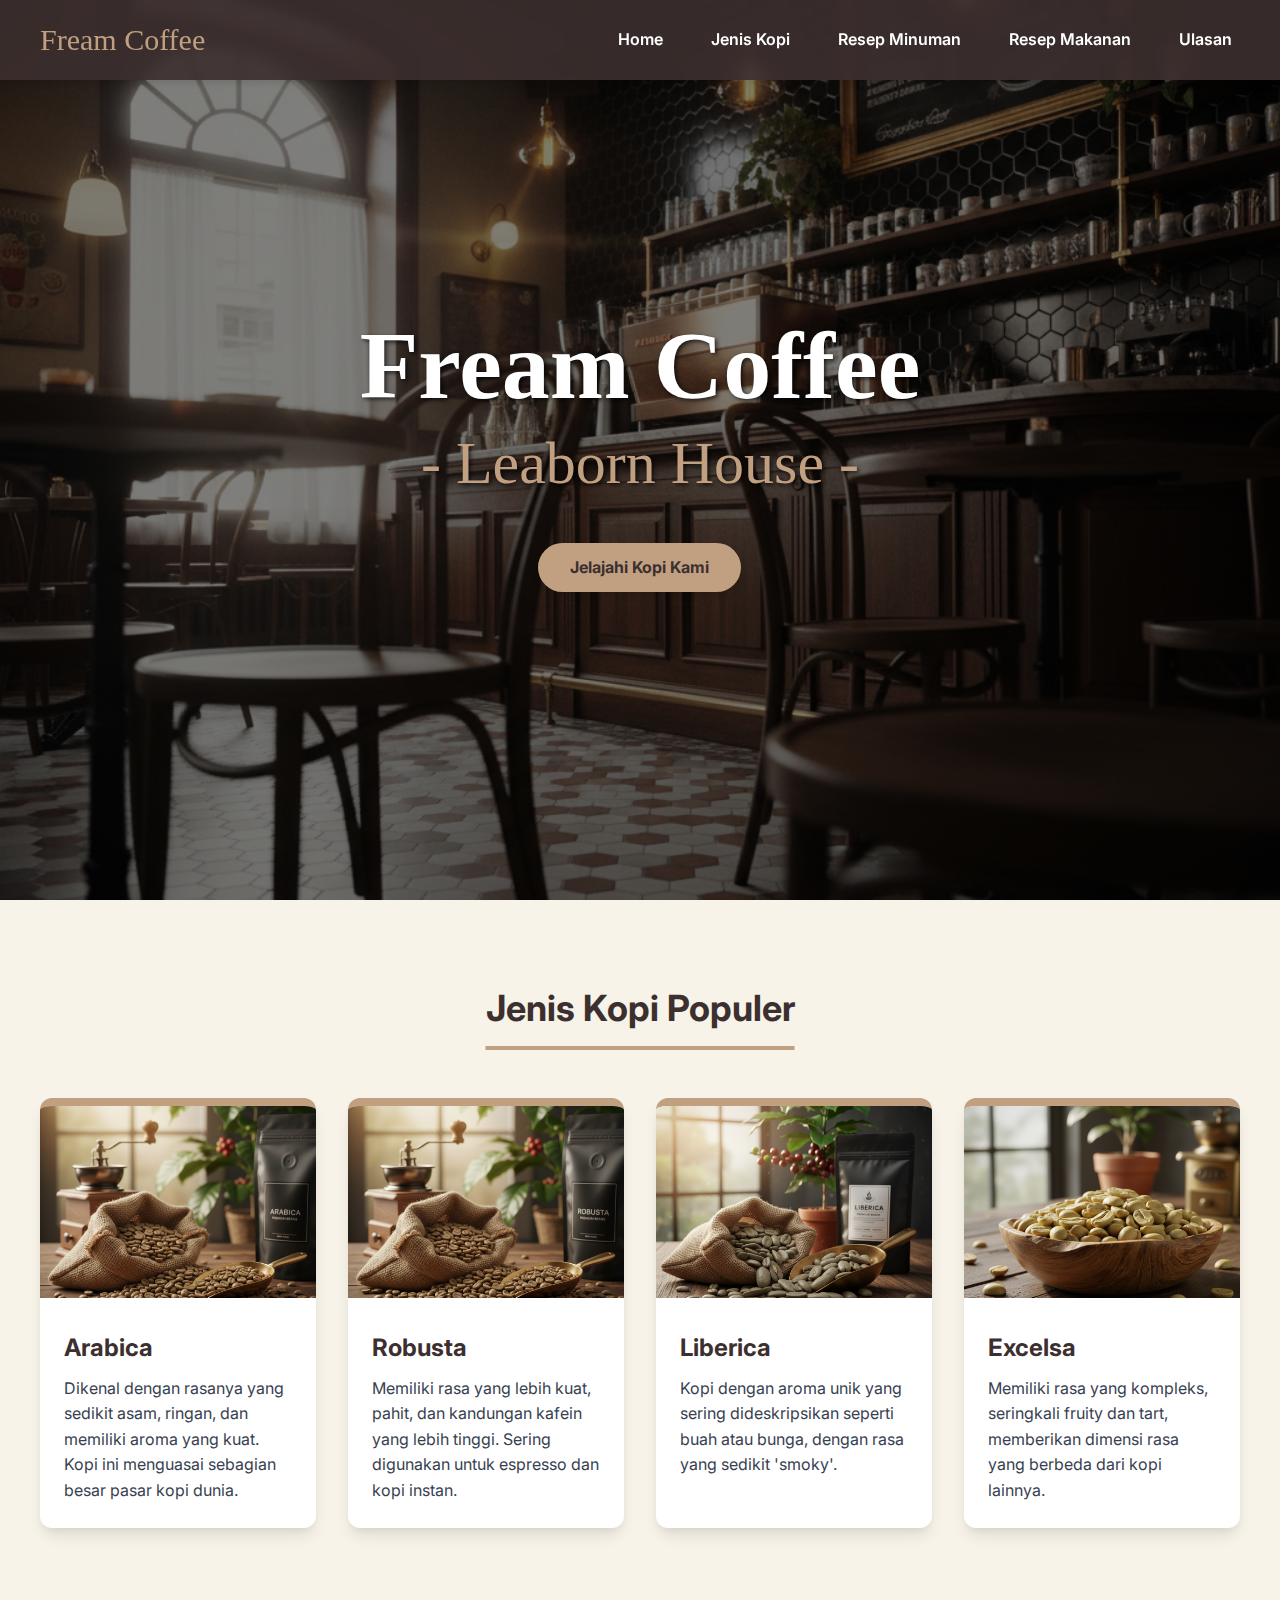
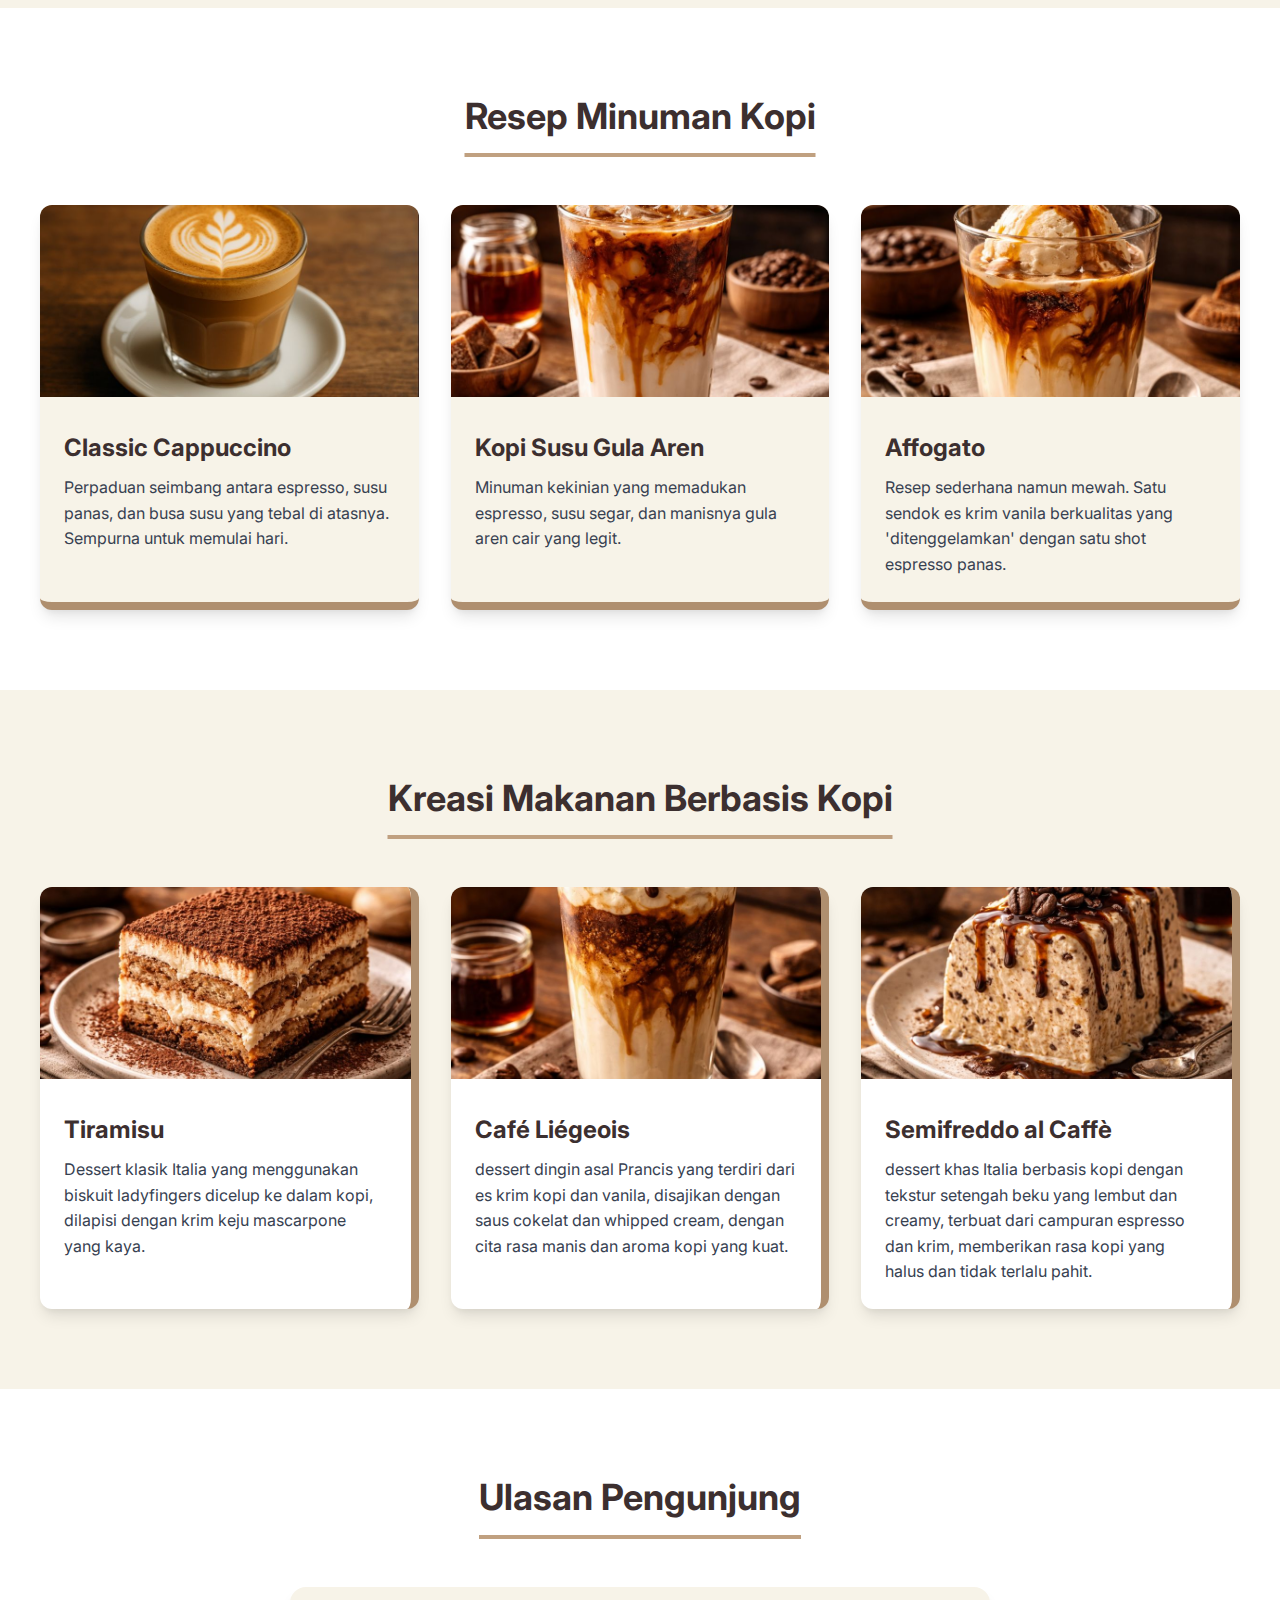
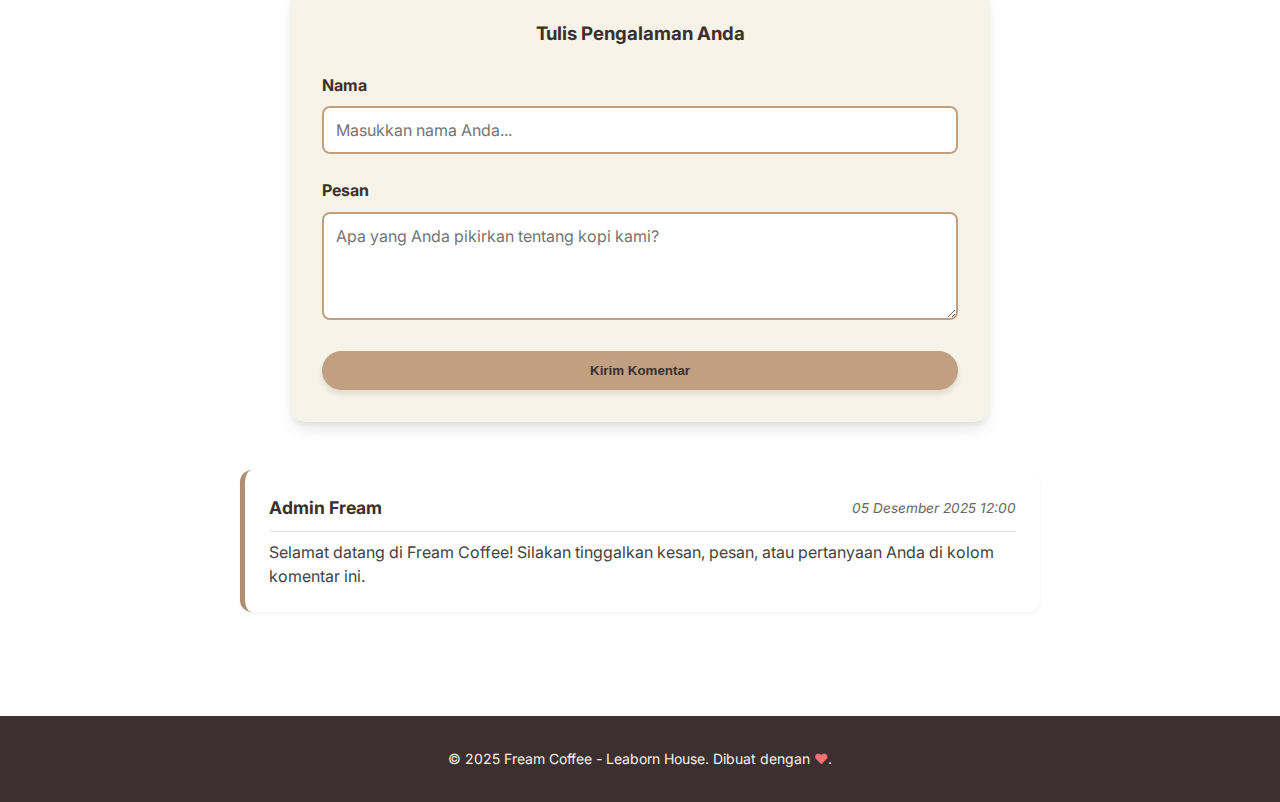
<file: index.html>
<!DOCTYPE html>
<html lang="id">
<head>
    <meta charset="UTF-8">
    <meta name="viewport" content="width=device-width, initial-scale=1.0">
    <title>Fream Coffee - Leaborn House</title>
    
    <!-- Impor Google Fonts (Hanya mengambil font, tidak mengambil library CSS lain) -->
    <link rel="preconnect" href="https://fonts.googleapis.com">
    <link rel="preconnect" href="https://fonts.gstatic.com" crossorigin>
    <link href="https://fonts.googleapis.com/css2?family=Dancing+Script:wght@700&family=Inter:wght@400;600;700&display=swap" rel="stylesheet">
    <link rel="stylesheet" href="assets/home.css">
    
</head>
<body>

    <!-- NAVBAR -->
    <header id="navbar" class="navbar">
        <div class="nav-container">
            <!-- Logo -->
            <a href="#home" class="nav-logo">
                Fream Coffee
            </a>
            
            <!-- Desktop Menu -->
            <div class="nav-links">
                <a href="#home">Home</a>
                <a href="#jenis-kopi">Jenis Kopi</a>
                <a href="#resep-minuman">Resep Minuman</a>
                <a href="#resep-makanan">Resep Makanan</a>
                <a href="#komentar">Ulasan</a>
            </div>
            
            <!-- Mobile Menu Button -->
            <button id="mobile-menu-btn" class="mobile-menu-btn" aria-label="Menu">
                <svg xmlns="http://www.w3.org/2000/svg" fill="none" viewBox="0 0 24 24" stroke-width="1.5" stroke="currentColor">
                    <path stroke-linecap="round" stroke-linejoin="round" d="M3.75 6.75h16.5M3.75 12h16.5m-16.5 5.25h16.5" />
                </svg>
            </button>
        </div>
        
        <!-- Mobile Menu Dropdown -->
        <div id="mobile-menu" class="mobile-menu">
            <a href="#home">Home</a>
            <a href="#jenis-kopi">Jenis Kopi</a>
            <a href="#resep-minuman">Resep Minuman</a>
            <a href="#resep-makanan">Resep Makanan</a>
            <a href="#komentar">Ulasan</a>
        </div>
    </header>

    <main>
        <!-- HERO SECTION -->
        <section id="home" class="hero">
            <div class="hero-content">
                <h1 class="hero-title">Fream Coffee</h1>
                <p class="hero-subtitle">- Leaborn House -</p>
                <div style="margin-top: 2rem;">
                    <a href="#jenis-kopi" class="btn-cta">
                        Jelajahi Kopi Kami
                    </a>
                </div>
            </div>
        </section>

        <!-- BAGIAN JENIS KOPI -->
        <section id="jenis-kopi" class="section bg-cream">
            <div class="container">
                <h2 class="section-title">Jenis Kopi Populer</h2>
                
                <div class="grid grid-4-cols">
                    <!-- Card 1: Arabica -->
                    <div class="card">
                        <a href="jenis-kopi/Arabica.html">
                            <img src="assets/Gambar/arabica.png" 
                                 onerror="this.onerror=null; this.src='https://placehold.co/600x400/c0a080/3C2F2F?text=Arabica+Coffee';"
                                 alt="Biji kopi Arabica" class="card-img">
                            <div class="card-body">
                                <h3 class="card-title">Arabica</h3>
                                <p class="card-text">Dikenal dengan rasanya yang sedikit asam, ringan, dan memiliki aroma yang kuat. Kopi ini menguasai sebagian besar pasar kopi dunia.</p>
                            </div>
                        </a>
                    </div>
                    
                    <!-- Card 2: Robusta -->
                    <div class="card">
                        <a href="jenis-kopi/Robusta.html">
                            <img src="assets/Gambar/Robusta.png" 
                                 onerror="this.onerror=null; this.src='https://placehold.co/600x400/c0a080/3C2F2F?text=Robusta+Coffee';"
                                 alt="Biji kopi Robusta" class="card-img">
                            <div class="card-body">
                                <h3 class="card-title">Robusta</h3>
                                <p class="card-text">Memiliki rasa yang lebih kuat, pahit, dan kandungan kafein yang lebih tinggi. Sering digunakan untuk espresso dan kopi instan.</p>
                            </div>
                        </a>
                    </div>

                    <!-- Card 3: Liberica -->
                    <div class="card">
                        <a href="jenis-kopi/Liberica.html">
                            <img src="assets/Gambar/liberica.png" 
                                 onerror="this.onerror=null; this.src='https://placehold.co/600x400/c0a080/3C2F2F?text=Liberica+Coffee';"
                                 alt="Biji kopi Liberica" class="card-img">
                            <div class="card-body">
                                <h3 class="card-title">Liberica</h3>
                                <p class="card-text">Kopi dengan aroma unik yang sering dideskripsikan seperti buah atau bunga, dengan rasa yang sedikit 'smoky'.</p>
                            </div>
                        </a>
                    </div>

                    <!-- Card 4: Excelsa -->
                    <div class="card">
                        <a href="jenis-kopi/excelsa.html">
                            <img src="assets/Gambar/excle.png" 
                                 onerror="this.onerror=null; this.src='https://placehold.co/600x400/c0a080/3C2F2F?text=Excelsa+Coffee';"
                                 alt="Biji kopi Excelsa" class="card-img">
                            <div class="card-body">
                                <h3 class="card-title">Excelsa</h3>
                                <p class="card-text">Memiliki rasa yang kompleks, seringkali fruity dan tart, memberikan dimensi rasa yang berbeda dari kopi lainnya.</p>
                            </div>
                        </a>
                    </div>
                </div>
            </div>
        </section>

        <!-- BAGIAN RESEP MINUMAN -->
        <section id="resep-minuman" class="section bg-white">
            <div class="container">
                <h2 class="section-title">Resep Minuman Kopi</h2>
                
                <div class="grid grid-3-cols">
                    <!-- Card 1: Cappuccino -->
                    <div class="card card-border-bottom">
                         <a href="Resep-minuman/Cappucino.html">
                        <img src="assets/Gambar/Cappucino.png" alt="Cappuccino" class="card-img">
                        <div class="card-body">
                            <h3 class="card-title">Classic Cappuccino</h3>
                            <p class="card-text">Perpaduan seimbang antara espresso, susu panas, dan busa susu yang tebal di atasnya. Sempurna untuk memulai hari.</p>
                        </div>
                    </a>
                    </div>

                    <!-- Card 2: Kopi Susu -->
                    <div class="card card-border-bottom">
                        <a href="Resep-minuman/KOPISUSU.html">
                        <img src="assets/Gambar/KopiSUSU.png" alt="Kopi Susu" class="card-img">
                        <div class="card-body">
                            <h3 class="card-title">Kopi Susu Gula Aren</h3>
                            <p class="card-text">Minuman kekinian yang memadukan espresso, susu segar, dan manisnya gula aren cair yang legit.</p>
                        </div>
                    </a>
                    </div>

                    <!-- Card 3: Affogato -->
                    <div class="card card-border-bottom">
                        <a href="Resep-minuman/Affogato.html">
                        <img src="assets/Gambar/Affogato.png" alt="Affogato" class="card-img">
                        <div class="card-body">
                            <h3 class="card-title">Affogato</h3>
                            <p class="card-text">Resep sederhana namun mewah. Satu sendok es krim vanila berkualitas yang 'ditenggelamkan' dengan satu shot espresso panas.</p>
                        </div>
                    </a>
                    </div>
                </div>
            </div>

            
        </section>

        <!-- BAGIAN RESEP MAKANAN -->
        <section id="resep-makanan" class="section bg-cream">
            <div class="container">
                <h2 class="section-title">Kreasi Makanan Berbasis Kopi</h2>
                
                <div class="grid grid-3-cols">
                    <!-- Card 1: Tiramisu -->
                    <div class="card card-border-right">
                        <a href="Resep-makanan/Tiramisu.html">
                        <img src="assets/Gambar/Tiramisu.png" alt="Tiramisu" class="card-img">
                        <div class="card-body">
                            <h3 class="card-title">Tiramisu</h3>
                            <p class="card-text">Dessert klasik Italia yang menggunakan biskuit ladyfingers dicelup ke dalam kopi, dilapisi dengan krim keju mascarpone yang kaya.</p>
                        </div>
                    </a>
                    </div>

                    <!-- Card 2: Steak -->
                    <div class="card card-border-right">
                        <a href="Resep-makanan/Cafe.html">
                            <img src="assets/Gambar/Cafe.png" alt="Steak Kopi" class="card-img">
                        <div class="card-body">
                            <h3 class="card-title">Café Liégeois</h3>
                            <p class="card-text">dessert dingin asal Prancis yang terdiri dari es krim kopi dan vanila, disajikan dengan saus cokelat dan whipped cream, dengan cita rasa manis dan aroma kopi yang kuat.</p>
                        </div></a>
                        
                    </div>

                    <!-- Card 3: Brownies -->
                    <div class="card card-border-right">
                        <a href="Resep-makanan/Semi.html">
                        <img src="assets/Gambar/Semi.png" alt="Brownies Kopi" class="card-img">
                        <div class="card-body">
                            <h3 class="card-title">Semifreddo al Caffè</h3>
                            <p class="card-text">dessert khas Italia berbasis kopi dengan tekstur setengah beku yang lembut dan creamy, terbuat dari campuran espresso dan krim, memberikan rasa kopi yang halus dan tidak terlalu pahit.</p>
                        </div>
                    </a>
                    </div>
                </div>
            </div>
        </section>

        <!-- BAGIAN KOMENTAR -->
        <section id="komentar" class="section bg-white">
            <div class="container">
                <h2 class="section-title">Ulasan Pengunjung</h2>
                
                <!-- Form Komentar -->
                <div class="comment-form-container">
                    <h3 style="text-align: center; margin-bottom: 1.5rem; color: var(--color-dark);">Tulis Pengalaman Anda</h3>
                    <form id="formKomentar">
                        <div class="form-group">
                            <label for="inputNama" class="form-label">Nama</label>
                            <input type="text" id="inputNama" class="form-input" placeholder="Masukkan nama Anda..." required>
                        </div>
                        <div class="form-group">
                            <label for="inputPesan" class="form-label">Pesan</label>
                            <textarea id="inputPesan" class="form-textarea" rows="4" placeholder="Apa yang Anda pikirkan tentang kopi kami?" required></textarea>
                        </div>
                        <button type="submit" class="btn-cta" style="width: 100%;">Kirim Komentar</button>
                    </form>
                </div>

                <!-- Daftar Komentar -->
                <div id="daftarKomentar" class="comment-list">
                    <!-- Komentar statis sebagai contoh -->
                    <div class="comment-item">
                        <div class="comment-header">
                            <span class="comment-author">Admin Fream</span>
                            <span class="comment-date">05 Desember 2025 12:00</span>
                        </div>
                        <div class="comment-body">
                            Selamat datang di Fream Coffee! Silakan tinggalkan kesan, pesan, atau pertanyaan Anda di kolom komentar ini.
                        </div>
                    </div>
                </div>
            </div>
        </section>

    </main>

    <!-- FOOTER -->
    <footer class="footer">
        <p>&copy; 2025 Fream Coffee - Leaborn House. Dibuat dengan <span class="heart">&hearts;</span>.</p>
    </footer>

    <!-- SCRIPT JAVASCRIPT -->
    <script>
        // Logika Navbar Scroll
        let lastScrollTop = 0;
        const navbar = document.getElementById('navbar');
        
        window.addEventListener('scroll', function() {
            let scrollTop = window.pageYOffset || document.documentElement.scrollTop;
            
            if (scrollTop > lastScrollTop && scrollTop > navbar.offsetHeight) {
                // Scroll ke bawah: sembunyikan navbar
                navbar.style.top = `-${navbar.offsetHeight + 10}px`;
            } else {
                // Scroll ke atas: tampilkan navbar
                navbar.style.top = "0";
            }
            
            lastScrollTop = scrollTop <= 0 ? 0 : scrollTop;
        });

        // Logika Mobile Menu
        const mobileMenuBtn = document.getElementById('mobile-menu-btn');
        const mobileMenu = document.getElementById('mobile-menu');
        const mobileMenuLinks = mobileMenu.getElementsByTagName('a');

        mobileMenuBtn.addEventListener('click', function() {
            // Toggle tampilan menu (block/none)
            if (mobileMenu.style.display === 'block') {
                mobileMenu.style.display = 'none';
            } else {
                mobileMenu.style.display = 'block';
            }
        });

        // Tutup menu saat link diklik
        for (let link of mobileMenuLinks) {
            link.addEventListener('click', function() {
                mobileMenu.style.display = 'none';
            });
        }

        /* * LOGIKA KOMENTAR
         * Menangani submit form, mengambil tanggal/waktu, dan menampilkan komentar baru
         */
        const formKomentar = document.getElementById('formKomentar');
        const daftarKomentar = document.getElementById('daftarKomentar');

        formKomentar.addEventListener('submit', function(event) {
            // 1. Mencegah form reload halaman
            event.preventDefault();

            // 2. Mengambil nilai dari input
            const namaInput = document.getElementById('inputNama');
            const pesanInput = document.getElementById('inputPesan');
            const nama = namaInput.value;
            const pesan = pesanInput.value;

            if (nama.trim() === '' || pesan.trim() === '') {
                alert('Silakan isi nama dan pesan Anda.');
                return;
            }

            // 3. Membuat Objek Tanggal dan Memformatnya
            const now = new Date();
            
            // Nama-nama bulan dalam bahasa Indonesia
            const namaBulan = [
                "Januari", "Februari", "Maret", "April", "Mei", "Juni",
                "Juli", "Agustus", "September", "Oktober", "November", "Desember"
            ];

            const tanggal = now.getDate().toString().padStart(2, '0'); // Tambah 0 jika < 10 (misal: 05)
            const bulan = namaBulan[now.getMonth()]; // Ambil nama bulan dari array
            const tahun = now.getFullYear();
            const jam = now.getHours().toString().padStart(2, '0');
            const menit = now.getMinutes().toString().padStart(2, '0');

            // Format akhir: "05 Desember 2025 14:30"
            const waktuLengkap = `${tanggal} ${bulan} ${tahun} ${jam}:${menit}`;

            // 4. Membuat Element HTML Komentar Baru
            const komentarBaru = document.createElement('div');
            komentarBaru.classList.add('comment-item');

            // Gunakan escape untuk mencegah XSS sederhana (keamanan dasar)
            const namaSafe = nama.replace(/</g, "&lt;").replace(/>/g, "&gt;");
            const pesanSafe = pesan.replace(/</g, "&lt;").replace(/>/g, "&gt;");

            komentarBaru.innerHTML = `
                <div class="comment-header">
                    <span class="comment-author">${namaSafe}</span>
                    <span class="comment-date">${waktuLengkap}</span>
                </div>
                <div class="comment-body">
                    ${pesanSafe}
                </div>
            `;

            // 5. Menambahkan ke daftar (prepend = taruh di paling atas)
            daftarKomentar.prepend(komentarBaru);

            // 6. Reset Form
            formKomentar.reset();
        });
    </script>
</body>
</html>
</file>
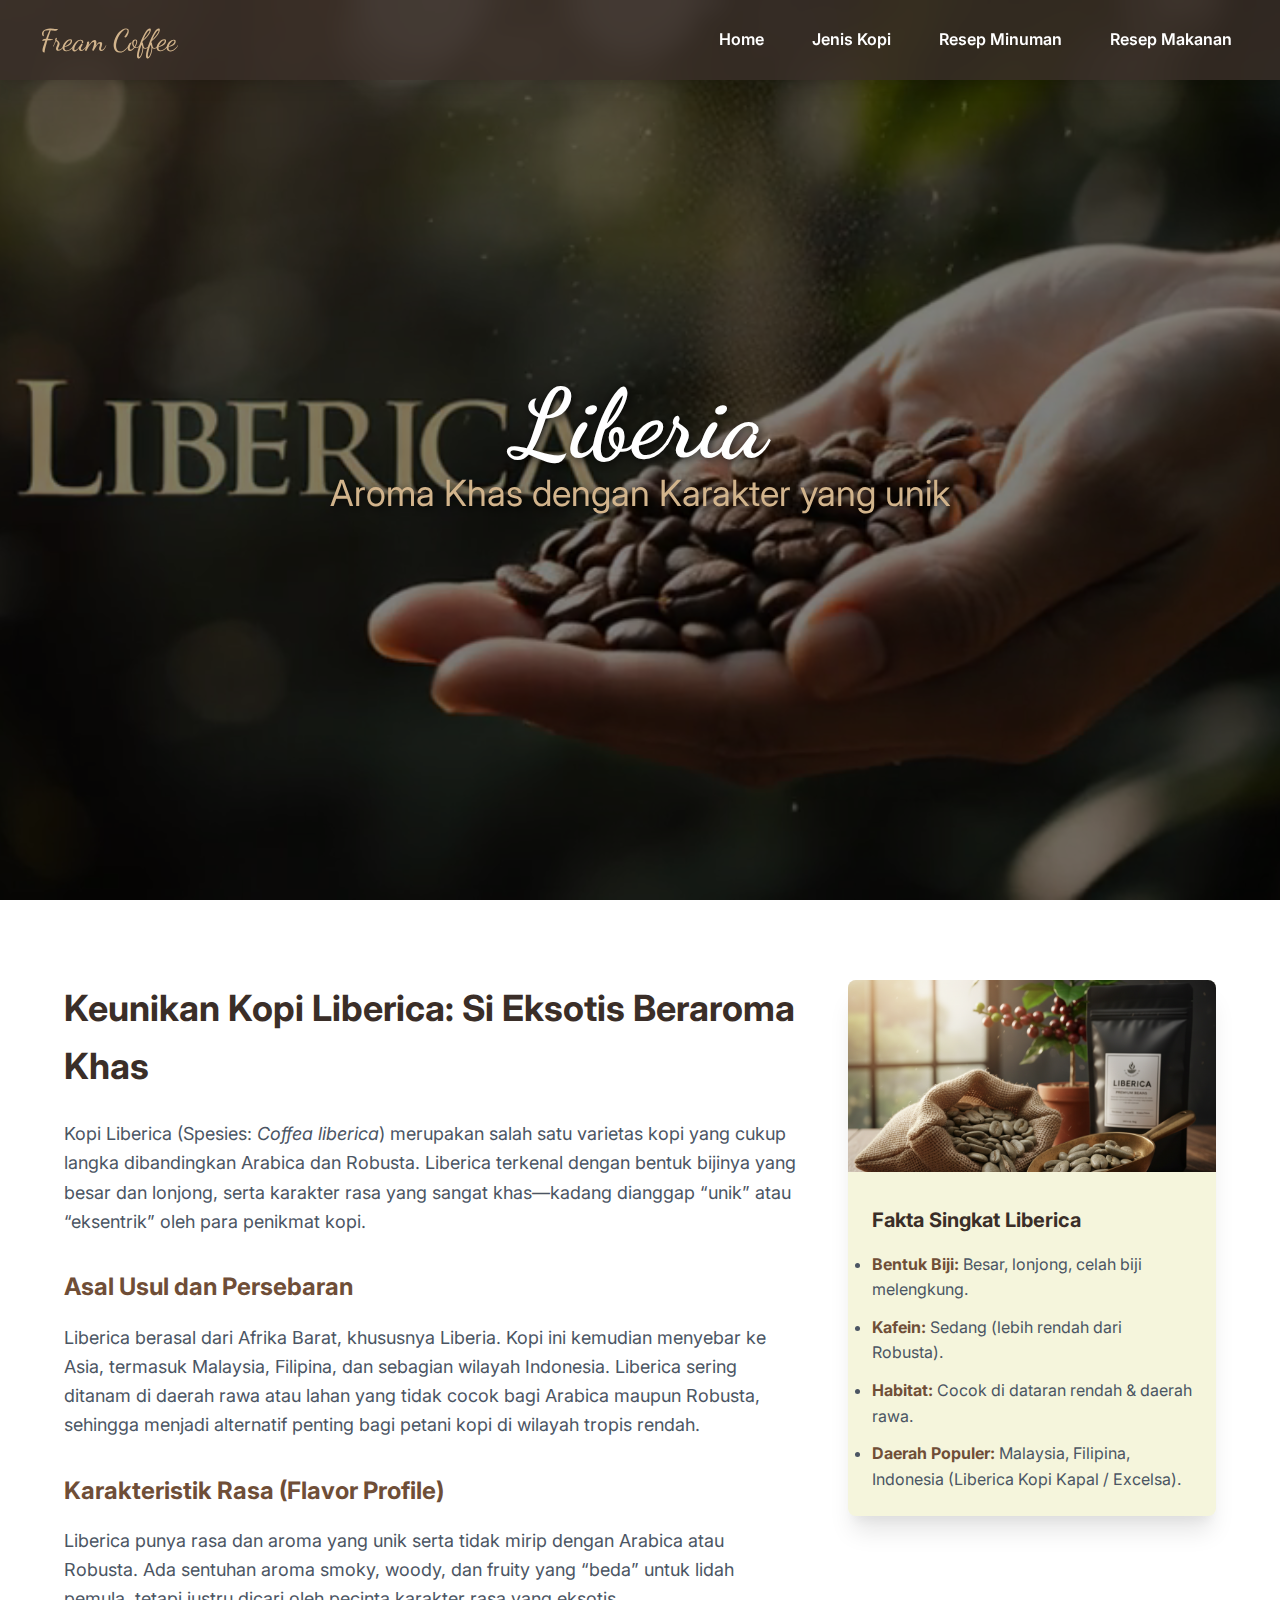
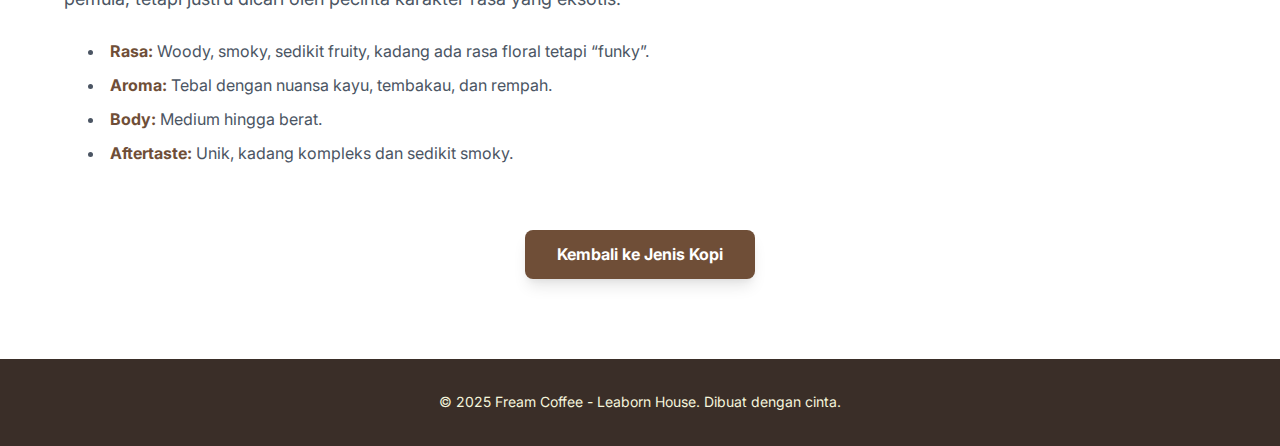
<file: Jenis-kopi/Liberica.html>
<!DOCTYPE html>
<html lang="id">
<head>
    <meta charset="UTF-8">
    <meta name="viewport" content="width=device-width, initial-scale=1.0">
    <!-- Judul halaman -->
    <title>Fream Coffee - Detail Kopi Robusta</title>

    <!-- Impor Google Fonts -->
    <link rel="preconnect" href="https://fonts.googleapis.com">
    <link rel="preconnect" href="https://fonts.gstatic.com" crossorigin>
    <link href="https://fonts.googleapis.com/css2?family=Dancing+Script:wght@700&family=Inter:wght@400;600;700&display=swap" rel="stylesheet">
    <link rel="stylesheet" href="../assets/Liberica.css">
</head>
<body>

    <!-- NAVBAR -->
    <header id="navbar">
        <nav class="container nav-container">
            <!-- Logo/Judul Kiri (Link ke index.html#../Home) -->
            <a href="../index.html#home" class="nav-logo">
                Fream Coffee
            </a>
            
            <!-- Link Navigasi (Desktop) (Link ke ../Home#...) -->
            <div class="nav-links">
                <a href="../index.html#home" class="hover:text-coffee-light">Home</a>
                <a href="../index.html#jenis-kopi" class="hover:text-coffee-light">Jenis Kopi</a>
                <a href="../index.html#resep-minuman" class="hover:text-coffee-light">Resep Minuman</a>
                <a href="../index.html#resep-makanan" class="hover:text-coffee-light">Resep Makanan</a>
            </div>
            
            <!-- Tombol Menu Mobile -->
            <button id="mobile-menu-btn" class="mobile-menu-btn" aria-label="Toggle Menu">
                <svg xmlns="http://www.w3.org/2000/svg" fill="none" viewBox="0 0 24 24" stroke-width="1.5" stroke="currentColor">
                    <path stroke-linecap="round" stroke-linejoin="round" d="M3.75 6.75h16.5M3.75 12h16.5m-16.5 5.25h16.5" />
                </svg>
            </button>
        </nav>
        
        <!-- Menu Mobile (Link ke ../Home#...) -->
        <div id="mobile-menu" class="mobile-menu">
            <a href="../index.html">Home</a>
            <a href="../index.html#jenis-kopi">Jenis Kopi</a>
            <a href="../index.html#resep-minuman">Resep Minuman</a>
            <a href="../index.html#resep-makanan">Resep Makanan</a>
        </div>
    </header>

    <!-- Konten Utama -->
   <!-- Konten Utama -->
<main>

    <!-- BAGIAN HERO LIBERICA -->
     <section id="hero-Liberica" class="hero">

    <!-- VIDEO BACKGROUND -->
    <video class="hero-video" autoplay muted loop playsinline>
        <source src="../assets/Video/Liberica.mp4" type="video/mp4">
        Browser kamu tidak mendukung video.
    </video>

    <!-- Overlay -->
    <div class="hero-overlay"></div>

    <!-- Konten Teks -->
    <div class="hero-content">
        <h1 class="hero-title font-cursive">Liberia</h1>
        <p class="hero-subtitle">Aroma Khas dengan Karakter yang unik</p>
    </div>

</section>
    
    <!-- BAGIAN DETAIL KONTEN LIBERICA -->
    <section id="detail-liberica" class="section">
        <div class="container">
            <!-- Layout Grid 2 kolom -->
            <div class="detail-grid">
                
                <!-- Kolom Konten Utama (2/3) -->
                <div class="content-main">
                    <h2 class="main-title">Keunikan Kopi Liberica: Si Eksotis Beraroma Khas</h2>
                    
                    <p class="content-paragraph">
                        Kopi Liberica (Spesies: <em>Coffea liberica</em>) merupakan salah satu varietas kopi yang cukup langka dibandingkan Arabica dan Robusta. Liberica terkenal dengan bentuk bijinya yang besar dan lonjong, serta karakter rasa yang sangat khas—kadang dianggap “unik” atau “eksentrik” oleh para penikmat kopi.
                    </p>

                    <h3 class="content-subtitle">Asal Usul dan Persebaran</h3>
                    <p class="content-paragraph">
                        Liberica berasal dari Afrika Barat, khususnya Liberia. Kopi ini kemudian menyebar ke Asia, termasuk Malaysia, Filipina, dan sebagian wilayah Indonesia. Liberica sering ditanam di daerah rawa atau lahan yang tidak cocok bagi Arabica maupun Robusta, sehingga menjadi alternatif penting bagi petani kopi di wilayah tropis rendah.
                    </p>

                    <h3 class="content-subtitle">Karakteristik Rasa (Flavor Profile)</h3>
                    <p class="content-paragraph">
                        Liberica punya rasa dan aroma yang unik serta tidak mirip dengan Arabica atau Robusta. Ada sentuhan aroma smoky, woody, dan fruity yang “beda” untuk lidah pemula, tetapi justru dicari oleh pecinta karakter rasa yang eksotis.
                    </p>
                    <ul class="content-list">
                        <li><strong class="list-highlight">Rasa:</strong> Woody, smoky, sedikit fruity, kadang ada rasa floral tetapi “funky”.</li>
                        <li><strong class="list-highlight">Aroma:</strong> Tebal dengan nuansa kayu, tembakau, dan rempah.</li>
                        <li><strong class="list-highlight">Body:</strong> Medium hingga berat.</li>
                        <li><strong class="list-highlight">Aftertaste:</strong> Unik, kadang kompleks dan sedikit smoky.</li>
                    </ul>
                </div>
                
                <!-- Kolom Sidebar (1/3) -->
                <div>
                    <div class="sidebar-card">
                        <img src="../assets/Gambar/liberica.png" 
                             onerror="this.onerror=null; this.src='https://placehold.co/600x400/4e3620/f5f5dc?text=Biji+Liberica+Detail';"
                             alt="Gambar detail biji Liberica" class="sidebar-img">
                        <div class="sidebar-body">
                            <h4 class="sidebar-title">Fakta Singkat Liberica</h4>
                            <ul class="sidebar-list">
                                <li>
                                    <strong class="list-highlight">Bentuk Biji:</strong> Besar, lonjong, celah biji melengkung.
                                </li>
                                <li>
                                    <strong class="list-highlight">Kafein:</strong> Sedang (lebih rendah dari Robusta).
                                </li>
                                <li>
                                    <strong class="list-highlight">Habitat:</strong> Cocok di dataran rendah & daerah rawa.
                                </li>
                                <li>
                                    <strong class="list-highlight">Daerah Populer:</strong> Malaysia, Filipina, Indonesia (Liberica Kopi Kapal / Excelsa).
                                </li>
                            </ul>
                        </div>
                    </div>
                </div>
                
            </div>
             <div style="text-align: center;">
                    <a href="../index.html#jenis-kopi" class="back-link">
                        Kembali ke Jenis Kopi
                    </a>
                </div>
        </div>
    </section>

</main>

                    

    <!-- FOOTER -->
    <footer class="footer">
        <p>&copy; 2025 Fream Coffee - Leaborn House. Dibuat dengan cinta.</p>
    </footer>

    <!-- SCRIPT JAVASCRIPT -->
    <script>
        // --- Logika Navbar Menghilang Saat Scroll ---
        
        let lastScrollTop = 0; 
        const navbar = document.getElementById('navbar');
        
        window.addEventListener('scroll', function() {
            let scrollTop = window.pageYOffset || document.documentElement.scrollTop;
            
            if (scrollTop > lastScrollTop && scrollTop > navbar.offsetHeight) {
                // Scroll ke Bawah: Sembunyikan navbar
                navbar.style.top = "-100px"; 
            } else {
                // Scroll ke Atas: Tampilkan navbar
                navbar.style.top = "0";
            }
            
            lastScrollTop = scrollTop <= 0 ? 0 : scrollTop; 
        });

        // --- Logika Menu Mobile ---
        
        const mobileMenuBtn = document.getElementById('mobile-menu-btn');
        const mobileMenu = document.getElementById('mobile-menu');

        // Toggle menu saat tombol di-klik
        mobileMenuBtn.addEventListener('click', function() {
            // Menggunakan classList.toggle untuk menyembunyikan/menampilkan
            if (mobileMenu.style.display === 'block') {
                mobileMenu.style.display = 'none';
            } else {
                mobileMenu.style.display = 'block';
            }
        });

        // Sembunyikan menu setelah link di-klik (untuk navigasi anchor)
        const mobileMenuLinks = mobileMenu.getElementsByTagName('a');
        for (let link of mobileMenuLinks) {
            link.addEventListener('click', function() {
                 mobileMenu.style.display = 'none';
            });
        }
    </script>

</body>
</html>
</file>
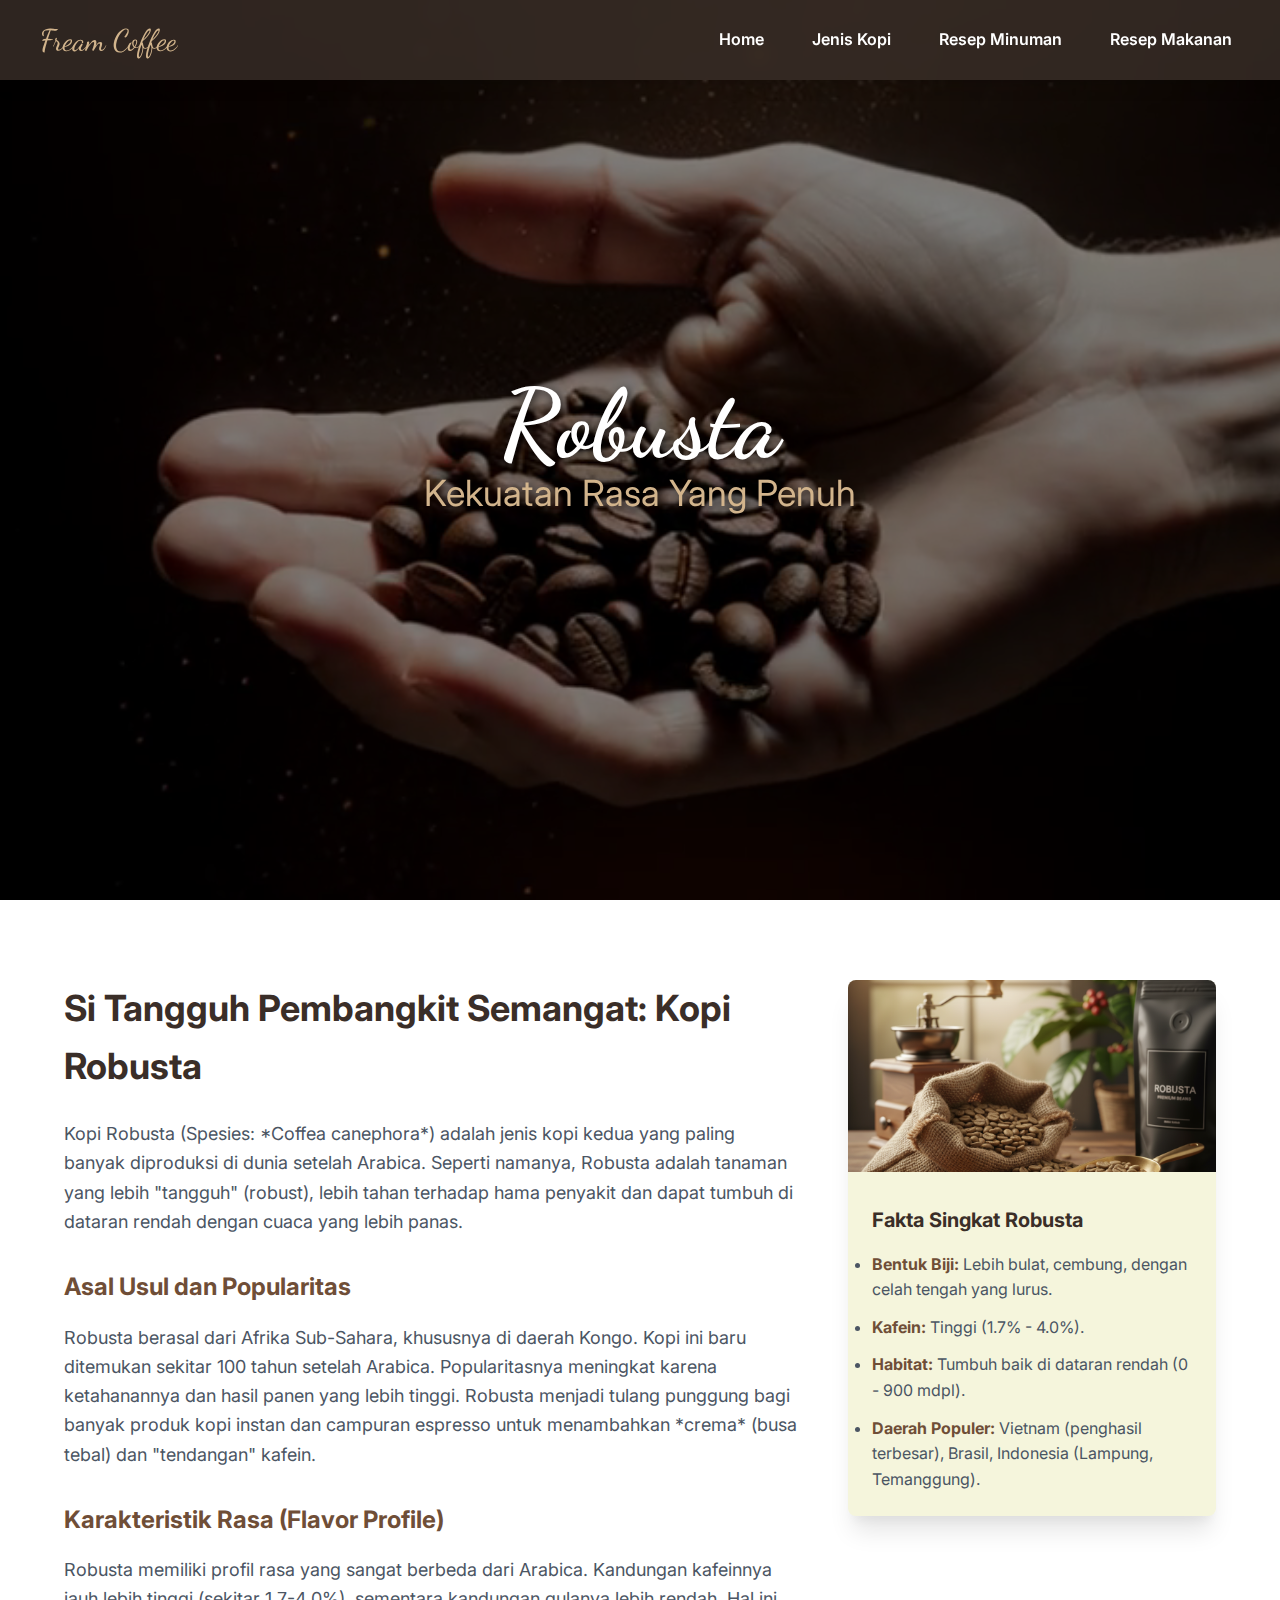
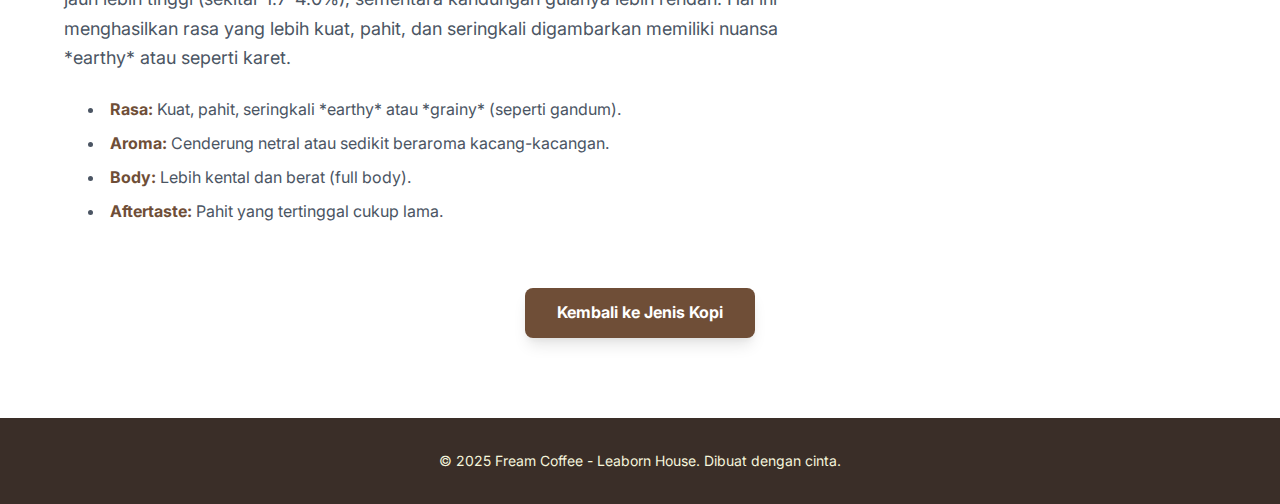
<file: Jenis-kopi/Robusta.html>
<!DOCTYPE html>
<html lang="id">
<head>
    <meta charset="UTF-8">
    <meta name="viewport" content="width=device-width, initial-scale=1.0">
    <!-- Judul halaman -->
    <title>Fream Coffee - Detail Kopi Robusta</title>

    <!-- Impor Google Fonts -->
    <link rel="preconnect" href="https://fonts.googleapis.com">
    <link rel="preconnect" href="https://fonts.gstatic.com" crossorigin>
    <link href="https://fonts.googleapis.com/css2?family=Dancing+Script:wght@700&family=Inter:wght@400;600;700&display=swap" rel="stylesheet">
<link rel="stylesheet" href="../assets/Robusta.css">

</head>
<body>

    <!-- NAVBAR -->
    <header id="navbar">
        <nav class="container nav-container">
            <!-- Logo/Judul Kiri (Link ke index.html#home) -->
            <a href="../index.html#home" class="nav-logo">
                Fream Coffee
            </a>
            
            <!-- Link Navigasi (Desktop) (Link ke index.html#...) -->
            <div class="nav-links">
                <a href="../index.html#home" class="hover:text-coffee-light">Home</a>
                <a href="../index.html#jenis-kopi" class="hover:text-coffee-light">Jenis Kopi</a>
                <a href="../index.html#resep-minuman" class="hover:text-coffee-light">Resep Minuman</a>
                <a href="../index.html#resep-makanan" class="hover:text-coffee-light">Resep Makanan</a>
            </div>
            
            <!-- Tombol Menu Mobile -->
            <button id="mobile-menu-btn" class="mobile-menu-btn" aria-label="Toggle Menu">
                <svg xmlns="http://www.w3.org/2000/svg" fill="none" viewBox="0 0 24 24" stroke-width="1.5" stroke="currentColor">
                    <path stroke-linecap="round" stroke-linejoin="round" d="M3.75 6.75h16.5M3.75 12h16.5m-16.5 5.25h16.5" />
                </svg>
            </button>
        </nav>
        
        <!-- Menu Mobile (Link ke ../Home#...) -->
        <div id="mobile-menu" class="mobile-menu">
            <a href="../index.html">Home</a>
            <a href="../index.html#jenis-kopi">Jenis Kopi</a>
            <a href="../index.html#resep-minuman">Resep Minuman</a>
            <a href="../index.html#resep-makanan">Resep Makanan</a>
        </div>
    </header>

    <!-- Konten Utama -->
    <main>

        <!-- BAGIAN HERO ROBUSTA -->
        <!-- HERO ARABICA -->
    <section id="hero-Robusta" class="hero">

    <!-- VIDEO BACKGROUND -->
    <video class="hero-video" autoplay muted loop playsinline>
        <source src="../assets/Video/Robusta.mp4" type="video/mp4">
        Browser kamu tidak mendukung video.
    </video>

    <!-- Overlay -->
    <div class="hero-overlay"></div>

    <!-- Konten Teks -->
    <div class="hero-content">
        <h1 class="hero-title font-cursive">Robusta</h1>
        <p class="hero-subtitle">Kekuatan Rasa Yang Penuh</p>
    </div>

</section>
        
        <!-- BAGIAN DETAIL KONTEN ROBUSTA -->
        <section id="detail-robusta" class="section">
            <div class="container">
                <!-- Layout Grid 2 kolom -->
                <div class="detail-grid">
                    
                    <!-- Kolom Konten Utama (2/3) -->
                    <div class="content-main">
                        <h2 class="main-title">Si Tangguh Pembangkit Semangat: Kopi Robusta</h2>
                        
                        <p class="content-paragraph">
                            Kopi Robusta (Spesies: *Coffea canephora*) adalah jenis kopi kedua yang paling banyak diproduksi di dunia setelah Arabica. Seperti namanya, Robusta adalah tanaman yang lebih "tangguh" (robust), lebih tahan terhadap hama penyakit dan dapat tumbuh di dataran rendah dengan cuaca yang lebih panas.
                        </p>
                        
                        <h3 class="content-subtitle">Asal Usul dan Popularitas</h3>
                        <p class="content-paragraph">
                            Robusta berasal dari Afrika Sub-Sahara, khususnya di daerah Kongo. Kopi ini baru ditemukan sekitar 100 tahun setelah Arabica. Popularitasnya meningkat karena ketahanannya dan hasil panen yang lebih tinggi. Robusta menjadi tulang punggung bagi banyak produk kopi instan dan campuran espresso untuk menambahkan *crema* (busa tebal) dan "tendangan" kafein.
                        </p>

                        <h3 class="content-subtitle">Karakteristik Rasa (Flavor Profile)</h3>
                        <p class="content-paragraph">
                            Robusta memiliki profil rasa yang sangat berbeda dari Arabica. Kandungan kafeinnya jauh lebih tinggi (sekitar 1.7-4.0%), sementara kandungan gulanya lebih rendah. Hal ini menghasilkan rasa yang lebih kuat, pahit, dan seringkali digambarkan memiliki nuansa *earthy* atau seperti karet.
                        </p>
                        <ul class="content-list">
                            <li><strong class="list-highlight">Rasa:</strong> Kuat, pahit, seringkali *earthy* atau *grainy* (seperti gandum).</li>
                            <li><strong class="list-highlight">Aroma:</strong> Cenderung netral atau sedikit beraroma kacang-kacangan.</li>
                            <li><strong class="list-highlight">Body:</strong> Lebih kental dan berat (full body).</li>
                            <li><strong class="list-highlight">Aftertaste:</strong> Pahit yang tertinggal cukup lama.</li>
                        </ul>
                    </div>
                    
                    <!-- Kolom Sidebar (1/3) -->
                    <div>
                        <div class="sidebar-card">
                            <img src="../assets/Gambar/Robusta.png" 
                                 onerror="this.onerror=null; this.src='https://placehold.co/600x400/6f4e37/f5f5dc?text=Biji+Robusta+Detail';"
                                 alt="Gambar detail biji Robusta" class="sidebar-img">
                            <div class="sidebar-body">
                                <h4 class="sidebar-title">Fakta Singkat Robusta</h4>
                                <ul class="sidebar-list">
                                    <li>
                                        <strong class="list-highlight">Bentuk Biji:</strong> Lebih bulat, cembung, dengan celah tengah yang lurus.
                                    </li>
                                    <li>
                                        <strong class="list-highlight">Kafein:</strong> Tinggi (1.7% - 4.0%).
                                    </li>
                                    <li>
                                        <strong class="list-highlight">Habitat:</strong> Tumbuh baik di dataran rendah (0 - 900 mdpl).
                                    </li>
                                    <li>
                                        <strong class="list-highlight">Daerah Populer:</strong> Vietnam (penghasil terbesar), Brasil, Indonesia (Lampung, Temanggung).
                                    </li>
                                </ul>
                            </div>
                        </div>
                    </div>
                    
                </div>
                
                <!-- Tombol Kembali -->
                <div style="text-align: center;">
                    <a href="../index.html#jenis-kopi" class="back-link">
                        Kembali ke Jenis Kopi
                    </a>
                </div>
                
            </div>
        </section>

    </main>

    <!-- FOOTER -->
    <footer class="footer">
        <p>&copy; 2025 Fream Coffee - Leaborn House. Dibuat dengan cinta.</p>
    </footer>

    <!-- SCRIPT JAVASCRIPT -->
    <script>
        // --- Logika Navbar Menghilang Saat Scroll ---
        
        let lastScrollTop = 0; 
        const navbar = document.getElementById('navbar');
        
        window.addEventListener('scroll', function() {
            let scrollTop = window.pageYOffset || document.documentElement.scrollTop;
            
            if (scrollTop > lastScrollTop && scrollTop > navbar.offsetHeight) {
                // Scroll ke Bawah: Sembunyikan navbar
                navbar.style.top = "-100px"; 
            } else {
                // Scroll ke Atas: Tampilkan navbar
                navbar.style.top = "0";
            }
            
            lastScrollTop = scrollTop <= 0 ? 0 : scrollTop; 
        });

        // --- Logika Menu Mobile ---
        
        const mobileMenuBtn = document.getElementById('mobile-menu-btn');
        const mobileMenu = document.getElementById('mobile-menu');

        // Toggle menu saat tombol di-klik
        mobileMenuBtn.addEventListener('click', function() {
            // Menggunakan classList.toggle untuk menyembunyikan/menampilkan
            if (mobileMenu.style.display === 'block') {
                mobileMenu.style.display = 'none';
            } else {
                mobileMenu.style.display = 'block';
            }
        });

        // Sembunyikan menu setelah link di-klik (untuk navigasi anchor)
        const mobileMenuLinks = mobileMenu.getElementsByTagName('a');
        for (let link of mobileMenuLinks) {
            link.addEventListener('click', function() {
                 mobileMenu.style.display = 'none';
            });
        }
    </script>

</body>
</html>
</file>
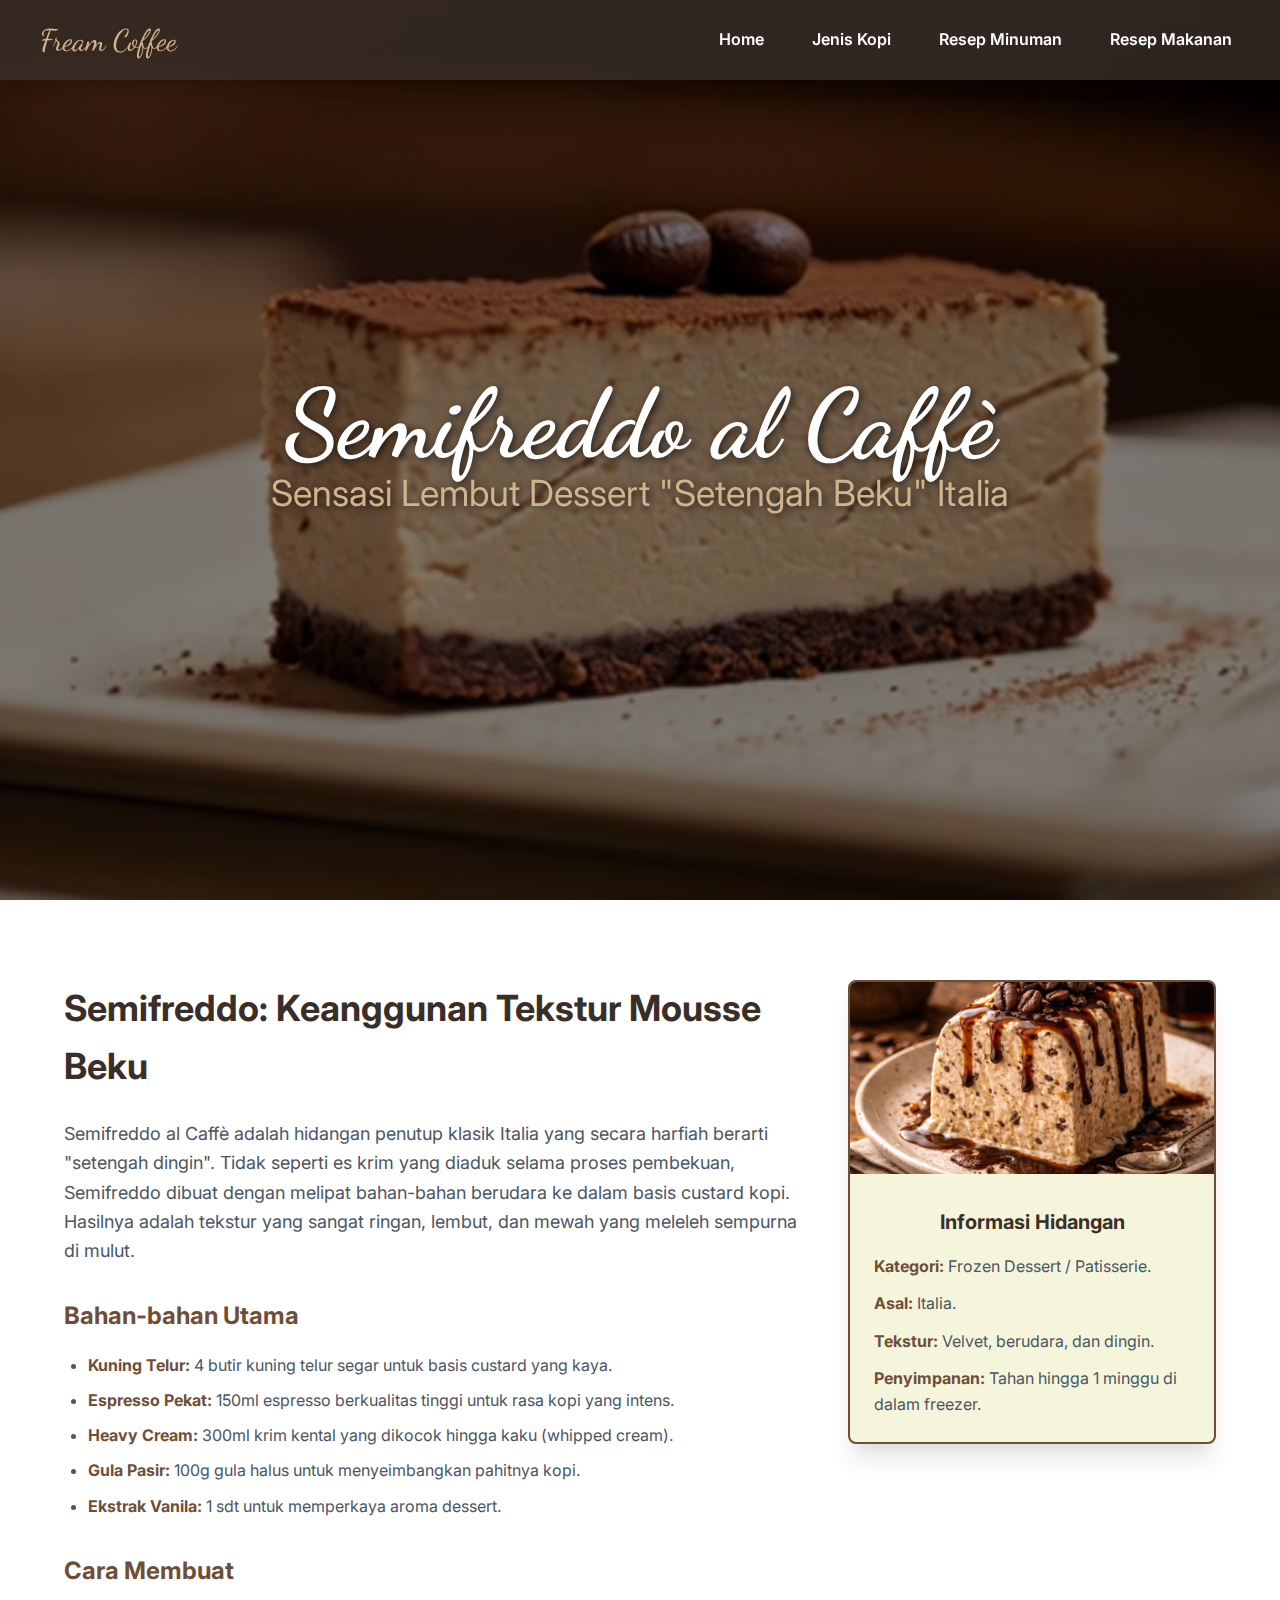
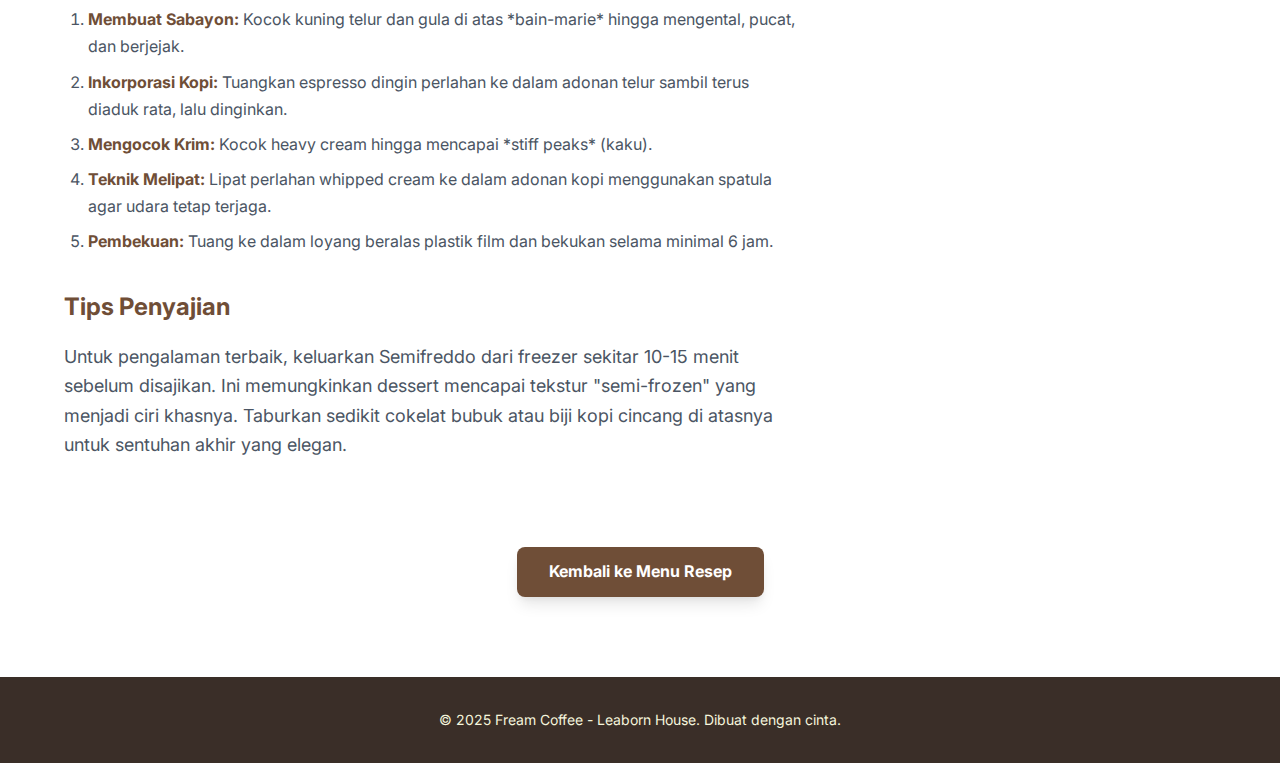
<file: Resep-makanan/Semi.html>
<!DOCTYPE html>
<html lang="id">
<head>
    <meta charset="UTF-8">
    <meta name="viewport" content="width=device-width, initial-scale=1.0">
    <title>Fream Coffee - Resep Semifreddo al Caffè</title>

    <!-- Impor Google Fonts -->
    <link rel="preconnect" href="https://fonts.googleapis.com">
    <link rel="preconnect" href="https://fonts.gstatic.com" crossorigin>
    <link href="https://fonts.googleapis.com/css2?family=Dancing+Script:wght@700&family=Inter:wght@400;600;700&display=swap" rel="stylesheet">
       <link rel="stylesheet" href="../assets/Semi.css">
</head>
<body>

    <!-- NAVBAR -->
    <header id="navbar">
        <nav class="container nav-container">
            <a href="../index.html#home" class="nav-logo">
                Fream Coffee
            </a>
            <div class="nav-links">
                <a href="../index.html#home">Home</a>
                <a href="../index.html#jenis-kopi">Jenis Kopi</a>
                <a href="../index.html#resep-minuman">Resep Minuman</a>
                <a href="../index.html#resep-makanan">Resep Makanan</a>
            </div>
            <button id="mobile-menu-btn" class="mobile-menu-btn" aria-label="Toggle Menu">
                <svg xmlns="http://www.w3.org/2000/svg" fill="none" viewBox="0 0 24 24" stroke-width="1.5" stroke="currentColor">
                    <path stroke-linecap="round" stroke-linejoin="round" d="M3.75 6.75h16.5M3.75 12h16.5m-16.5 5.25h16.5" />
                </svg>
            </button>
        </nav>
        <div id="mobile-menu" class="mobile-menu">
            <a href="../index.html">Home</a>
            <a href="../index.html#jenis-kopi">Jenis Kopi</a>
            <a href="../index.html#resep-minuman">Resep Minuman</a>
            <a href="../index.html#resep-makanan">Resep Makanan</a>
        </div>
    </header>

    <!-- Konten Utama -->
    <main>
        <!-- HERO SEMIFREDDO -->
        <section id="hero-semifreddo" class="hero">
            <!-- VIDEO BACKGROUND -->
            <video class="hero-video" autoplay muted loop playsinline>
                <source src="../assets/Video/Semi.mp4" type="video/mp4">
                Browser kamu tidak mendukung video.
            </video>
            <div class="hero-overlay"></div>
            <div class="hero-content">
                <h1 class="hero-title font-cursive">Semifreddo al Caffè</h1>
                <p class="hero-subtitle">Sensasi Lembut Dessert "Setengah Beku" Italia</p>
            </div>
        </section>

        <!-- DETAIL KONTEN -->
        <section id="detail-semifreddo" class="section">
            <div class="container">
                <div class="detail-grid">
                    
                    <!-- Kolom Utama -->
                    <div class="content-main">
                        <h2 class="main-title">Semifreddo: Keanggunan Tekstur Mousse Beku</h2>
                        
                        <p class="content-paragraph">
                            Semifreddo al Caffè adalah hidangan penutup klasik Italia yang secara harfiah berarti "setengah dingin". Tidak seperti es krim yang diaduk selama proses pembekuan, Semifreddo dibuat dengan melipat bahan-bahan berudara ke dalam basis custard kopi. Hasilnya adalah tekstur yang sangat ringan, lembut, dan mewah yang meleleh sempurna di mulut.
                        </p>
                        
                        <h3 class="content-subtitle">Bahan-bahan Utama</h3>
                        <ul class="content-list">
                            <li><strong class="list-highlight">Kuning Telur:</strong> 4 butir kuning telur segar untuk basis custard yang kaya.</li>
                            <li><strong class="list-highlight">Espresso Pekat:</strong> 150ml espresso berkualitas tinggi untuk rasa kopi yang intens.</li>
                            <li><strong class="list-highlight">Heavy Cream:</strong> 300ml krim kental yang dikocok hingga kaku (whipped cream).</li>
                            <li><strong class="list-highlight">Gula Pasir:</strong> 100g gula halus untuk menyeimbangkan pahitnya kopi.</li>
                            <li><strong class="list-highlight">Ekstrak Vanila:</strong> 1 sdt untuk memperkaya aroma dessert.</li>
                        </ul>

                        <h3 class="content-subtitle">Cara Membuat</h3>
                        <ol class="content-list ordered">
                            <li><strong class="list-highlight">Membuat Sabayon:</strong> Kocok kuning telur dan gula di atas *bain-marie* hingga mengental, pucat, dan berjejak.</li>
                            <li><strong class="list-highlight">Inkorporasi Kopi:</strong> Tuangkan espresso dingin perlahan ke dalam adonan telur sambil terus diaduk rata, lalu dinginkan.</li>
                            <li><strong class="list-highlight">Mengocok Krim:</strong> Kocok heavy cream hingga mencapai *stiff peaks* (kaku).</li>
                            <li><strong class="list-highlight">Teknik Melipat:</strong> Lipat perlahan whipped cream ke dalam adonan kopi menggunakan spatula agar udara tetap terjaga.</li>
                            <li><strong class="list-highlight">Pembekuan:</strong> Tuang ke dalam loyang beralas plastik film dan bekukan selama minimal 6 jam.</li>
                        </ol>

                        <h3 class="content-subtitle">Tips Penyajian</h3>
                        <p class="content-paragraph">
                            Untuk pengalaman terbaik, keluarkan Semifreddo dari freezer sekitar 10-15 menit sebelum disajikan. Ini memungkinkan dessert mencapai tekstur "semi-frozen" yang menjadi ciri khasnya. Taburkan sedikit cokelat bubuk atau biji kopi cincang di atasnya untuk sentuhan akhir yang elegan.
                        </p>
                    </div>
                    
                    <!-- Sidebar -->
                    <div>
                        <div class="sidebar-card">
                            <img src="../assets/Gambar/Semi.png" 
                                 onerror="this.onerror=null; this.src='https://placehold.co/600x400/3a2e28/ffffff?text=Semifreddo+Classic';"
                                 alt="Potongan Semifreddo al Caffè dengan taburan kopi" class="sidebar-img">
                            <div class="sidebar-body">
                                <h4 class="sidebar-title">Informasi Hidangan</h4>
                                <ul class="sidebar-list">
                                    <li><strong class="list-highlight">Kategori:</strong> Frozen Dessert / Patisserie.</li>
                                    <li><strong class="list-highlight">Asal:</strong> Italia.</li>
                                    <li><strong class="list-highlight">Tekstur:</strong> Velvet, berudara, dan dingin.</li>
                                    <li><strong class="list-highlight">Penyimpanan:</strong> Tahan hingga 1 minggu di dalam freezer.</li>
                                </ul>
                            </div>
                        </div>
                    </div>
                </div>
                
                <!-- Tombol Kembali -->
                <div style="text-align: center;">
                    <a href="../index.html#resep-makanan" class="back-link">
                        Kembali ke Menu Resep
                    </a>
                </div>
            </div>
        </section>
    </main>

    <!-- FOOTER -->
    <footer class="footer">
        <p>&copy; 2025 Fream Coffee - Leaborn House. Dibuat dengan cinta.</p>
    </footer>

    <!-- SCRIPT JAVASCRIPT -->
    <script>
        // --- Navbar Scroll Logic ---
        let lastScrollTop = 0; 
        const navbar = document.getElementById('navbar');
        
        window.addEventListener('scroll', function() {
            let scrollTop = window.pageYOffset || document.documentElement.scrollTop;
            if (scrollTop > lastScrollTop && scrollTop > navbar.offsetHeight) {
                navbar.style.top = "-100px"; 
            } else {
                navbar.style.top = "0";
            }
            lastScrollTop = scrollTop <= 0 ? 0 : scrollTop; 
        });

        // --- Mobile Menu Logic ---
        const mobileMenuBtn = document.getElementById('mobile-menu-btn');
        const mobileMenu = document.getElementById('mobile-menu');

        mobileMenuBtn.addEventListener('click', function() {
            mobileMenu.style.display = (mobileMenu.style.display === 'block') ? 'none' : 'block';
        });

        const mobileMenuLinks = mobileMenu.getElementsByTagName('a');
        for (let link of mobileMenuLinks) {
            link.addEventListener('click', function() {
                 mobileMenu.style.display = 'none';
            });
        }
    </script>
</body>
</html>
</file>
<file: assets/home.css>
/* * CSS RESET & VARIABEL 
         * Mendefinisikan warna dan pengaturan dasar
         */
        :root {
            --color-cream: #F7F3E8;
            --color-light: #C0A080;
            --color-mid: #AF8F6F;
            --color-dark: #3C2F2F;
            --color-white: #FFFFFF;
            --color-black-overlay: rgba(0, 0, 0, 0.5);
            
            --font-main: 'Inter', sans-serif;
            --font-cursive: '"Dancing Script"', cursive;
            
            --shadow-card: 0 10px 15px -3px rgba(0, 0, 0, 0.1), 0 4px 6px -2px rgba(0, 0, 0, 0.05);
            --shadow-text: 2px 2px 4px rgba(0, 0, 0, 0.7);
        }

        * {
            margin: 0;
            padding: 0;
            box-sizing: border-box;
        }

        html {
            scroll-behavior: smooth;
        }

        body {
            font-family: var(--font-main);
            background-color: var(--color-cream);
            color: var(--color-dark);
            line-height: 1.6;
        }

        a {
            text-decoration: none;
            color: inherit;
        }

        /* * NAVBAR STYLES 
         */
        .navbar {
            position: fixed;
            top: 0;
            left: 0;
            width: 100%;
            background-color: rgba(60, 47, 47, 0.9); /* --color-dark with opacity */
            backdrop-filter: blur(4px);
            color: var(--color-white);
            padding: 1rem 1.5rem;
            z-index: 1000;
            transition: top 0.3s ease-in-out;
            box-shadow: 0 4px 6px -1px rgba(0, 0, 0, 0.1);
        }

        .nav-container {
            max-width: 1200px;
            margin: 0 auto;
            display: flex;
            justify-content: space-between;
            align-items: center;
        }

        .nav-logo {
            font-family: var(--font-cursive);
            font-size: 1.875rem; /* 30px */
            color: var(--color-light);
            transition: color 0.3s;
        }

        .nav-logo:hover {
            color: var(--color-white);
        }

        /* Desktop Menu */
        .nav-links {
            display: flex;
            gap: 2rem;
        }

        .nav-links a {
            font-weight: 600;
            padding: 0.5rem;
            border-radius: 0.5rem;
            transition: color 0.3s;
        }

        .nav-links a:hover {
            color: var(--color-light);
        }

        /* Mobile Menu Button */
        .mobile-menu-btn {
            display: none;
            background: none;
            border: none;
            color: var(--color-light);
            cursor: pointer;
            padding: 0.5rem;
        }
        
        .mobile-menu-btn svg {
            width: 28px;
            height: 28px;
        }

        /* Mobile Dropdown */
        .mobile-menu {
            display: none; /* Hidden by default */
            background-color: rgba(60, 47, 47, 0.95);
            border-top: 1px solid #4a4a4a;
        }

        .mobile-menu a {
            display: block;
            padding: 0.75rem 1.5rem;
            border-bottom: 1px solid rgba(255,255,255,0.1);
            transition: background-color 0.3s;
        }

        .mobile-menu a:hover {
            background-color: var(--color-mid);
            color: var(--color-white);
        }

        /* * HERO SECTION 
         */
        .hero {
            height: 100vh;
            width: 100%;
            position: relative;
            display: flex;
            align-items: center;
            justify-content: center;
            /* Background fallback color and image */
            background-color: var(--color-dark);
            background-image: url('../assets/Gambar/warkop.png');
            background-size: cover;
            background-position: center;
            text-align: center;
        }

        /* Overlay Gelap */
        .hero::before {
            content: '';
            position: absolute;
            top: 0;
            left: 0;
            width: 100%;
            height: 100%;
            background-color: var(--color-black-overlay);
            z-index: 1;
        }

        .hero-content {
            position: relative;
            z-index: 2;
            color: var(--color-white);
            padding: 1rem;
        }

        .hero-title {
            font-family: var(--font-cursive);
            font-size: 4.5rem;
            text-shadow: var(--shadow-text);
            margin-bottom: 0;
            line-height: 1.2;
        }

        .hero-subtitle {
            font-family: var(--font-cursive);
            font-size: 2.25rem;
            color: var(--color-light);
            text-shadow: var(--shadow-text);
            margin-top: -0.5rem;
            margin-bottom: 2rem;
        }

        .btn-cta {
            display: inline-block;
            padding: 0.75rem 2rem;
            background-color: var(--color-light);
            color: var(--color-dark);
            font-weight: bold;
            border-radius: 9999px; /* Pill shape */
            box-shadow: 0 4px 6px rgba(0,0,0,0.1);
            transition: all 0.3s ease;
            cursor: pointer;
            border: none;
        }

        .btn-cta:hover {
            background-color: var(--color-white);
            transform: scale(1.05);
        }

        /* * GENERAL SECTION STYLES 
         */
        .section {
            padding: 5rem 1.5rem;
        }

        .bg-cream {
            background-color: var(--color-cream);
        }

        .bg-white {
            background-color: var(--color-white);
        }

        .container {
            max-width: 1200px;
            margin: 0 auto;
        }

        .section-title {
            font-size: 2.25rem;
            font-weight: bold;
            text-align: center;
            margin-bottom: 3rem;
            color: var(--color-dark);
            border-bottom: 4px solid var(--color-light);
            display: inline-block;
            /* Trik center dengan border-bottom seukuran teks */
            position: relative;
            left: 50%;
            transform: translateX(-50%);
            padding-bottom: 0.5rem;
        }

        /* * GRID & CARDS 
         */
        .grid {
            display: grid;
            gap: 2rem;
            grid-template-columns: 1fr; /* Default mobile 1 kolom */
        }

        .card {
            background-color: var(--color-white);
            border-radius: 0.75rem;
            overflow: hidden;
            box-shadow: var(--shadow-card);
            transition: transform 0.3s ease;
            border-top: 8px solid var(--color-light); /* Default border top style */
        }

        .card:hover {
            transform: scale(1.02);
        }

        .card-img {
            width: 100%;
            height: 12rem; /* approx h-48 */
            object-fit: cover;
            background-color: var(--color-cream); /* Placeholder bg */
        }

        .card-body {
            padding: 1.5rem;
        }

        .card-title {
            font-size: 1.5rem;
            font-weight: bold;
            color: var(--color-dark);
            margin-bottom: 0.5rem;
        }

        .card-text {
            color: #374151; /* Gray-700 equivalent */
            font-size: 1rem;
        }

        /* Variasi Card Border */
        .card-border-bottom {
            border-top: none;
            border-bottom: 8px solid var(--color-mid);
            background-color: var(--color-cream); /* Bg cream for drink cards */
        }
        
        .card-border-right {
            border-top: none;
            border-right: 8px solid var(--color-mid);
        }

        /* * COMMENT SECTION CSS 
         * Styling khusus untuk area komentar
         */
        .comment-form-container {
            background-color: var(--color-cream);
            padding: 2rem;
            border-radius: 1rem;
            box-shadow: var(--shadow-card);
            max-width: 700px;
            margin: 0 auto 3rem auto;
        }

        .form-group {
            margin-bottom: 1.5rem;
        }

        .form-label {
            display: block;
            margin-bottom: 0.5rem;
            font-weight: bold;
            color: var(--color-dark);
        }

        .form-input, .form-textarea {
            width: 100%;
            padding: 0.75rem;
            border: 2px solid var(--color-light);
            border-radius: 0.5rem;
            font-family: inherit;
            font-size: 1rem;
            transition: border-color 0.3s;
            background-color: var(--color-white);
        }

        .form-input:focus, .form-textarea:focus {
            outline: none;
            border-color: var(--color-dark);
        }

        .comment-list {
            max-width: 800px;
            margin: 0 auto;
        }

        .comment-item {
            background-color: var(--color-white);
            padding: 1.5rem;
            border-radius: 0.75rem;
            margin-bottom: 1.5rem;
            border-left: 5px solid var(--color-mid);
            box-shadow: 0 2px 4px rgba(0,0,0,0.05);
            animation: fadeIn 0.5s ease;
        }

        @keyframes fadeIn {
            from { opacity: 0; transform: translateY(10px); }
            to { opacity: 1; transform: translateY(0); }
        }

        .comment-header {
            display: flex;
            justify-content: space-between;
            align-items: center;
            margin-bottom: 0.5rem;
            border-bottom: 1px solid rgba(0,0,0,0.1);
            padding-bottom: 0.5rem;
            flex-wrap: wrap;
        }

        .comment-author {
            font-weight: bold;
            color: var(--color-dark);
            font-size: 1.1rem;
        }

        .comment-date {
            font-size: 0.85rem;
            color: #666;
            font-style: italic;
        }

        .comment-body {
            color: #444;
            line-height: 1.5;
        }

        /* * FOOTER 
         */
        .footer {
            background-color: var(--color-dark);
            color: var(--color-cream);
            text-align: center;
            padding: 2rem;
            font-size: 0.875rem;
        }

        .heart {
            color: #F87171; /* Red-400 */
        }

        /* * RESPONSIVE MEDIA QUERIES 
         */
        /* Tablet & Up */
        @media (min-width: 768px) {
            .mobile-menu-btn {
                display: none;
            }
            .nav-links {
                display: flex;
            }
            .grid {
                grid-template-columns: repeat(2, 1fr);
            }
            .hero-title {
                font-size: 6rem;
            }
            .hero-subtitle {
                font-size: 3.75rem;
            }
        }

        /* Desktop & Up */
        @media (min-width: 1024px) {
            .grid-4-cols {
                grid-template-columns: repeat(4, 1fr);
            }
            .grid-3-cols {
                grid-template-columns: repeat(3, 1fr);
            }
        }

        /* Mobile specific adjustments */
        @media (max-width: 767px) {
            .nav-links {
                display: none; /* Hide desktop links on mobile */
            }
            .mobile-menu-btn {
                display: block; /* Show hamburger */
            }
            .hero-title {
                font-size: 3.5rem;
            }
        }
</file>
<file: assets/Liberica.css>
/* --- 1. VARIABEL CSS & RESET DASAR --- */
        :root {
            /* Warna yang disesuaikan dari konfigurasi Tailwind sebelumnya */
            --color-dark: #3a2e28;
            --color-mid: #6f4e37;
            --color-light: #d2b48c;
            --color-cream: #f5f5dc;
            --color-white: #ffffff;
            --color-text-body: #4b5563; /* Gray-700 */
            
            --font-main: 'Inter', sans-serif;
            --font-cursive: 'Dancing Script', cursive;
            
            --shadow-lg: 0 10px 15px -3px rgba(0, 0, 0, 0.1), 0 4px 6px -2px rgba(0, 0, 0, 0.05);
            --shadow-xl: 0 20px 25px -5px rgba(0, 0, 0, 0.1), 0 10px 10px -5px rgba(0, 0, 0, 0.04);
            --shadow-text: 2px 2px 8px rgba(0, 0, 0, 0.7);
        }

        * {
            margin: 0;
            padding: 0;
            box-sizing: border-box;
        }

        html {
            scroll-behavior: smooth;
            /* scroll-padding-top disesuaikan untuk navbar */
            scroll-padding-top: 90px; 
        }
        
        body {
            font-family: var(--font-main);
            background-color: var(--color-cream);
            color: var(--color-dark);
            line-height: 1.6;
            min-height: 100vh;
        }

        a {
            text-decoration: none;
            color: inherit;
            transition: color 0.3s;
        }
        
        .container {
            max-width: 1200px;
            margin-left: auto;
            margin-right: auto;
            padding-left: 1.5rem; /* px-6 */
            padding-right: 1.5rem; /* px-6 */
        }
        
        /* --- 2. NAVBAR STYLES --- */
        #navbar {
            position: fixed;
            top: 0;
            left: 0;
            width: 100%;
            z-index: 50;
            background-color: rgba(58, 46, 40, 0.8); /* coffee-dark 80% opacity */
            backdrop-filter: blur(8px);
            color: var(--color-white);
            box-shadow: var(--shadow-lg);
            transition: top 0.3s ease-in-out;
        }
        
        .nav-container {
            display: flex;
            justify-content: space-between;
            align-items: center;
            padding: 1rem 0; /* py-4 */
        }

        .nav-logo {
            font-size: 1.875rem; /* text-3xl */
            font-family: var(--font-cursive);
            color: var(--color-light);
            transition: color 0.3s;
        }
        
        .nav-logo:hover {
            color: var(--color-white);
        }

        .nav-links {
            display: none; /* hidden on mobile */
            gap: 2rem; /* space-x-8 */
        }

        .nav-links a {
            font-weight: 600;
            padding: 0.5rem;
        }
        
        .nav-links a:hover {
            color: var(--color-light);
        }

        .mobile-menu-btn {
            background: none;
            border: none;
            cursor: pointer;
            padding: 0.5rem;
            color: var(--color-white);
        }
        
        .mobile-menu-btn svg {
            width: 1.75rem; /* w-7 */
            height: 1.75rem; /* h-7 */
        }
        
        .mobile-menu {
            display: none; /* hidden by default */
            background-color: rgba(58, 46, 40, 0.95); /* coffee-dark 95% opacity */
        }

        .mobile-menu a {
            display: block;
            padding: 0.75rem 1.5rem;
            transition: background-color 0.3s;
        }
        
        .mobile-menu a:hover {
            background-color: var(--color-mid);
        }

        /* --- 3. HERO SECTION STYLES --- */
        .hero {
            height: 100vh;
            width: 100%;
            position: relative;
            display: flex;
            align-items: center;
            justify-content: center;
            background-size: cover;
            background-position: center;
        }

        .hero-overlay {
            position: absolute;
            inset: 0;
            background-color: rgba(0, 0, 0, 0.5); /* bg-black/50 */
        }

        .hero-content {
            position: relative;
            z-index: 10;
            text-align: center;
            color: var(--color-white);
            padding: 1rem;
        }

        .hero-title {
            font-family: var(--font-cursive);
            font-size: 4.5rem; /* text-7xl */
            text-shadow: var(--shadow-text);
            line-height: 1;
        }
        
        .hero-subtitle {
            font-family: var(--font-main);
            font-size: 1.5rem; /* text-2xl */
            color: var(--color-light);
            text-shadow: var(--shadow-text);
            margin-top: -0.5rem; /* -mt-2 */
        }
         .hero {
    position: relative;
    height: 100vh;
    overflow: hidden;
}

/* Video background */
.hero-video {
    position: absolute;
    top: 50%;
    left: 50%;
    min-width: 100%;
    min-height: 100%;
    transform: translate(-50%, -50%);
    object-fit: cover;
    z-index: 0;
}
        /* --- 4. DETAIL SECTION STYLES --- */
        .section {
            padding-top: 5rem; /* py-20 */
            padding-bottom: 5rem; /* py-20 */
            background-color: var(--color-white);
        }

        .detail-grid {
            /* Default: single column for mobile */
            display: block; 
        }
        
        .content-main {
            margin-bottom: 3rem; /* Spasi bawah di mobile sebelum sidebar */
        }

        .main-title {
            font-size: 2.25rem; /* text-4xl */
            font-weight: 700;
            margin-bottom: 1.5rem; /* mb-6 */
            color: var(--color-dark);
        }

        .content-paragraph {
            font-size: 1.125rem; /* text-lg */
            color: var(--color-text-body);
            line-height: 1.625; /* leading-relaxed */
            margin-bottom: 1.5rem; /* mb-6 */
        }

        .content-subtitle {
            font-size: 1.5rem; /* text-2xl */
            font-weight: 700;
            margin-top: 2rem; /* mt-8 */
            margin-bottom: 1rem; /* mb-4 */
            color: var(--color-mid);
        }
        
        .content-list {
            list-style: disc;
            margin-left: 1.5rem;
            list-style-position: inside;
            line-height: 1.625;
            color: var(--color-text-body);
            display: flex;
            flex-direction: column;
            gap: 0.5rem; /* space-y-2 */
        }

        .list-highlight {
            font-weight: 700;
            color: var(--color-mid);
        }

        /* Sidebar Card */
        .sidebar-card {
            margin-top: 3rem; /* mt-12 (on mobile) */
            background-color: var(--color-cream);
            border-radius: 0.5rem; /* rounded-lg */
            box-shadow: var(--shadow-xl);
            overflow: hidden;
        }

        .sidebar-img {
            width: 100%;
            height: 12rem; /* h-48 */
            object-fit: cover;
        }

        .sidebar-body {
            padding: 1.5rem; /* p-6 */
        }
        
        .sidebar-title {
            font-size: 1.25rem; /* text-xl */
            font-weight: 700;
            margin-bottom: 1rem; /* mb-4 */
            color: var(--color-dark);
        }
        
        .sidebar-list {
            display: flex;
            flex-direction: column;
            gap: 0.75rem; /* space-y-3 */
            color: var(--color-text-body);
        }
        
        /* Back Button */
        .back-link {
            display: inline-block;
            margin-top: 4rem; /* mt-16 */
            text-align: center;
            background-color: var(--color-mid);
            color: var(--color-white);
            font-weight: 700;
            padding: 0.75rem 2rem; /* py-3 px-8 */
            border-radius: 0.5rem; /* rounded-lg */
            box-shadow: var(--shadow-lg);
            transition: background-color 0.3s, transform 0.3s;
        }

        .back-link:hover {
            background-color: var(--color-dark);
            transform: translateY(-2px);
        }

        /* --- 5. FOOTER STYLES --- */
        .footer {
            background-color: var(--color-dark);
            color: var(--color-cream);
            text-align: center;
            padding: 2rem; /* p-8 */
            font-size: 0.875rem;
        }

        /* --- 6. MEDIA QUERIES (Responsiveness) --- */
        
        /* Desktop/Tablet (md: >= 768px) */
        @media (min-width: 768px) {
            .mobile-menu-btn {
                display: none;
            }
            .nav-links {
                display: flex;
            }
            .hero-title {
                font-size: 6rem; /* text-9xl */
            }
            .hero-subtitle {
                font-size: 2.25rem; /* text-3xl */
            }
        }
        
        /* Large Desktop (lg: >= 1024px) */
        @media (min-width: 1024px) {
            .detail-grid {
                display: grid;
                grid-template-columns: 2fr 1fr; /* lg:grid-cols-3 (2/3 vs 1/3) */
                gap: 3rem; /* lg:gap-12 */
            }
            .content-main {
                margin-bottom: 0; 
            }
            .sidebar-card {
                margin-top: 0; /* lg:mt-0 */
            }
        }
</file>
<file: assets/Robusta.css>
/* --- 1. VARIABEL CSS & RESET DASAR --- */
        :root {
            /* Warna yang disesuaikan dari konfigurasi Tailwind sebelumnya */
            --color-dark: #3a2e28;
            --color-mid: #6f4e37;
            --color-light: #d2b48c;
            --color-cream: #f5f5dc;
            --color-white: #ffffff;
            --color-text-body: #4b5563; /* Gray-700 */
            
            --font-main: 'Inter', sans-serif;
            --font-cursive: 'Dancing Script', cursive;
            
            --shadow-lg: 0 10px 15px -3px rgba(0, 0, 0, 0.1), 0 4px 6px -2px rgba(0, 0, 0, 0.05);
            --shadow-xl: 0 20px 25px -5px rgba(0, 0, 0, 0.1), 0 10px 10px -5px rgba(0, 0, 0, 0.04);
            --shadow-text: 2px 2px 8px rgba(0, 0, 0, 0.7);
        }

        * {
            margin: 0;
            padding: 0;
            box-sizing: border-box;
        }

        html {
            scroll-behavior: smooth;
            /* scroll-padding-top disesuaikan untuk navbar */
            scroll-padding-top: 90px; 
        }
        
        body {
            font-family: var(--font-main);
            background-color: var(--color-cream);
            color: var(--color-dark);
            line-height: 1.6;
            min-height: 100vh;
        }

        a {
            text-decoration: none;
            color: inherit;
            transition: color 0.3s;
        }
        
        .container {
            max-width: 1200px;
            margin-left: auto;
            margin-right: auto;
            padding-left: 1.5rem; /* px-6 */
            padding-right: 1.5rem; /* px-6 */
        }
        
        /* --- 2. NAVBAR STYLES --- */
        #navbar {
            position: fixed;
            top: 0;
            left: 0;
            width: 100%;
            z-index: 50;
            background-color: rgba(58, 46, 40, 0.8); /* coffee-dark 80% opacity */
            backdrop-filter: blur(8px);
            color: var(--color-white);
            box-shadow: var(--shadow-lg);
            transition: top 0.3s ease-in-out;
        }
        
        .nav-container {
            display: flex;
            justify-content: space-between;
            align-items: center;
            padding: 1rem 0; /* py-4 */
        }

        .nav-logo {
            font-size: 1.875rem; /* text-3xl */
            font-family: var(--font-cursive);
            color: var(--color-light);
            transition: color 0.3s;
        }
        
        .nav-logo:hover {
            color: var(--color-white);
        }

        .nav-links {
            display: none; /* hidden on mobile */
            gap: 2rem; /* space-x-8 */
        }

        .nav-links a {
            font-weight: 600;
            padding: 0.5rem;
        }
        
        .nav-links a:hover {
            color: var(--color-light);
        }

        .mobile-menu-btn {
            background: none;
            border: none;
            cursor: pointer;
            padding: 0.5rem;
            color: var(--color-white);
        }
        
        .mobile-menu-btn svg {
            width: 1.75rem; /* w-7 */
            height: 1.75rem; /* h-7 */
        }
        
        .mobile-menu {
            display: none; /* hidden by default */
            background-color: rgba(58, 46, 40, 0.95); /* coffee-dark 95% opacity */
        }

        .mobile-menu a {
            display: block;
            padding: 0.75rem 1.5rem;
            transition: background-color 0.3s;
        }
        
        .mobile-menu a:hover {
            background-color: var(--color-mid);
        }

        /* --- 3. HERO SECTION STYLES --- */
        .hero {
            height: 100vh;
            width: 100%;
            position: relative;
            display: flex;
            align-items: center;
            justify-content: center;
            background-size: cover;
            background-position: center;
        }

        .hero-overlay {
            position: absolute;
            inset: 0;
            background-color: rgba(0, 0, 0, 0.5); /* bg-black/50 */
        }

        .hero-content {
            position: relative;
            z-index: 10;
            text-align: center;
            color: var(--color-white);
            padding: 1rem;
        }

        .hero-title {
            font-family: var(--font-cursive);
            font-size: 4.5rem; /* text-7xl */
            text-shadow: var(--shadow-text);
            line-height: 1;
        }
        
        .hero-subtitle {
            font-family: var(--font-main);
            font-size: 1.5rem; /* text-2xl */
            color: var(--color-light);
            text-shadow: var(--shadow-text);
            margin-top: -0.5rem; /* -mt-2 */
        }
         .hero {
    position: relative;
    height: 100vh;
    overflow: hidden;
}

/* Video background */
.hero-video {
    position: absolute;
    top: 50%;
    left: 50%;
    min-width: 100%;
    min-height: 100%;
    transform: translate(-50%, -50%);
    object-fit: cover;
    z-index: 0;
}
        /* --- 4. DETAIL SECTION STYLES --- */
        .section {
            padding-top: 5rem; /* py-20 */
            padding-bottom: 5rem; /* py-20 */
            background-color: var(--color-white);
        }

        .detail-grid {
            /* Default: single column for mobile */
            display: block; 
        }
        
        .content-main {
            margin-bottom: 3rem; /* Spasi bawah di mobile sebelum sidebar */
        }

        .main-title {
            font-size: 2.25rem; /* text-4xl */
            font-weight: 700;
            margin-bottom: 1.5rem; /* mb-6 */
            color: var(--color-dark);
        }

        .content-paragraph {
            font-size: 1.125rem; /* text-lg */
            color: var(--color-text-body);
            line-height: 1.625; /* leading-relaxed */
            margin-bottom: 1.5rem; /* mb-6 */
        }

        .content-subtitle {
            font-size: 1.5rem; /* text-2xl */
            font-weight: 700;
            margin-top: 2rem; /* mt-8 */
            margin-bottom: 1rem; /* mb-4 */
            color: var(--color-mid);
        }
        
        .content-list {
            list-style: disc;
            margin-left: 1.5rem;
            list-style-position: inside;
            line-height: 1.625;
            color: var(--color-text-body);
            display: flex;
            flex-direction: column;
            gap: 0.5rem; /* space-y-2 */
        }

        .list-highlight {
            font-weight: 700;
            color: var(--color-mid);
        }

        /* Sidebar Card */
        .sidebar-card {
            margin-top: 3rem; /* mt-12 (on mobile) */
            background-color: var(--color-cream);
            border-radius: 0.5rem; /* rounded-lg */
            box-shadow: var(--shadow-xl);
            overflow: hidden;
        }

        .sidebar-img {
            width: 100%;
            height: 12rem; /* h-48 */
            object-fit: cover;
        }

        .sidebar-body {
            padding: 1.5rem; /* p-6 */
        }
        
        .sidebar-title {
            font-size: 1.25rem; /* text-xl */
            font-weight: 700;
            margin-bottom: 1rem; /* mb-4 */
            color: var(--color-dark);
        }
        
        .sidebar-list {
            display: flex;
            flex-direction: column;
            gap: 0.75rem; /* space-y-3 */
            color: var(--color-text-body);
        }
        
        /* Back Button */
        .back-link {
            display: inline-block;
            margin-top: 4rem; /* mt-16 */
            text-align: center;
            background-color: var(--color-mid);
            color: var(--color-white);
            font-weight: 700;
            padding: 0.75rem 2rem; /* py-3 px-8 */
            border-radius: 0.5rem; /* rounded-lg */
            box-shadow: var(--shadow-lg);
            transition: background-color 0.3s, transform 0.3s;
        }

        .back-link:hover {
            background-color: var(--color-dark);
            transform: translateY(-2px);
        }

        /* --- 5. FOOTER STYLES --- */
        .footer {
            background-color: var(--color-dark);
            color: var(--color-cream);
            text-align: center;
            padding: 2rem; /* p-8 */
            font-size: 0.875rem;
        }

        /* --- 6. MEDIA QUERIES (Responsiveness) --- */
        
        /* Desktop/Tablet (md: >= 768px) */
        @media (min-width: 768px) {
            .mobile-menu-btn {
                display: none;
            }
            .nav-links {
                display: flex;
            }
            .hero-title {
                font-size: 6rem; /* text-9xl */
            }
            .hero-subtitle {
                font-size: 2.25rem; /* text-3xl */
            }
        }
        
        /* Large Desktop (lg: >= 1024px) */
        @media (min-width: 1024px) {
            .detail-grid {
                display: grid;
                grid-template-columns: 2fr 1fr; /* lg:grid-cols-3 (2/3 vs 1/3) */
                gap: 3rem; /* lg:gap-12 */
            }
            .content-main {
                margin-bottom: 0; 
            }
            .sidebar-card {
                margin-top: 0; /* lg:mt-0 */
            }
        }
</file>
<file: assets/Semi.css>
/* --- 1. VARIABEL CSS & RESET DASAR --- */
        :root {
            --color-dark: #3a2e28;
            --color-mid: #6f4e37;
            --color-light: #d2b48c;
            --color-cream: #f5f5dc;
            --color-white: #ffffff;
            --color-text-body: #4b5563; 
            
            --font-main: 'Inter', sans-serif;
            --font-cursive: 'Dancing Script', cursive;
            
            --shadow-lg: 0 10px 15px -3px rgba(0, 0, 0, 0.1), 0 4px 6px -2px rgba(0, 0, 0, 0.05);
            --shadow-xl: 0 20px 25px -5px rgba(0, 0, 0, 0.1), 0 10px 10px -5px rgba(0, 0, 0, 0.04);
            --shadow-text: 2px 2px 8px rgba(0, 0, 0, 0.7);
        }

        * {
            margin: 0;
            padding: 0;
            box-sizing: border-box;
        }

        html {
            scroll-behavior: smooth;
            scroll-padding-top: 90px; 
        }
        
        body {
            font-family: var(--font-main);
            background-color: var(--color-cream);
            color: var(--color-dark);
            line-height: 1.6;
            min-height: 100vh;
        }

        a {
            text-decoration: none;
            color: inherit;
            transition: color 0.3s;
        }
        
        .container {
            max-width: 1200px;
            margin-left: auto;
            margin-right: auto;
            padding-left: 1.5rem; 
            padding-right: 1.5rem; 
        }
        
        /* --- 2. NAVBAR STYLES --- */
        #navbar {
            position: fixed;
            top: 0;
            left: 0;
            width: 100%;
            z-index: 50;
            background-color: rgba(58, 46, 40, 0.8); 
            backdrop-filter: blur(8px);
            color: var(--color-white);
            box-shadow: var(--shadow-lg);
            transition: top 0.3s ease-in-out;
        }
        
        .nav-container {
            display: flex;
            justify-content: space-between;
            align-items: center;
            padding: 1rem 0; 
        }

        .nav-logo {
            font-size: 1.875rem; 
            font-family: var(--font-cursive);
            color: var(--color-light);
            transition: color 0.3s;
        }
        
        .nav-logo:hover {
            color: var(--color-white);
        }

        .nav-links {
            display: none; 
            gap: 2rem; 
        }

        .nav-links a {
            font-weight: 600;
            padding: 0.5rem;
        }
        
        .nav-links a:hover {
            color: var(--color-light);
        }

        .mobile-menu-btn {
            background: none;
            border: none;
            cursor: pointer;
            padding: 0.5rem;
            color: var(--color-white);
        }
        
        .mobile-menu-btn svg {
            width: 1.75rem; 
            height: 1.75rem; 
        }
        
        .mobile-menu {
            display: none; 
            background-color: rgba(58, 46, 40, 0.95); 
        }

        .mobile-menu a {
            display: block;
            padding: 0.75rem 1.5rem;
            transition: background-color 0.3s;
        }
        
        .mobile-menu a:hover {
            background-color: var(--color-mid);
        }

        /* --- 3. HERO SECTION STYLES --- */
        .hero {
            height: 100vh;
            width: 100%;
            position: relative;
            display: flex;
            align-items: center;
            justify-content: center;
            overflow: hidden;
        }

        .hero-video {
            position: absolute;
            top: 50%;
            left: 50%;
            min-width: 100%;
            min-height: 100%;
            transform: translate(-50%, -50%);
            object-fit: cover;
            z-index: 0;
        }

        .hero-overlay {
            position: absolute;
            inset: 0;
            background-color: rgba(0, 0, 0, 0.5); 
            z-index: 1;
        }

        .hero-content {
            position: relative;
            z-index: 10;
            text-align: center;
            color: var(--color-white);
            padding: 1rem;
        }

        .hero-title {
            font-family: var(--font-cursive);
            font-size: 4.5rem; 
            text-shadow: var(--shadow-text);
            line-height: 1;
        }
        
        .hero-subtitle {
            font-family: var(--font-main);
            font-size: 1.5rem; 
            color: var(--color-light);
            text-shadow: var(--shadow-text);
            margin-top: -0.5rem; 
        }

        /* --- 4. DETAIL SECTION STYLES --- */
        .section {
            padding-top: 5rem; 
            padding-bottom: 5rem; 
            background-color: var(--color-white);
        }

        .detail-grid {
            display: block; 
        }
        
        .content-main {
            margin-bottom: 3rem; 
        }

        .main-title {
            font-size: 2.25rem; 
            font-weight: 700;
            margin-bottom: 1.5rem; 
            color: var(--color-dark);
        }

        .content-paragraph {
            font-size: 1.125rem; 
            color: var(--color-text-body);
            line-height: 1.625; 
            margin-bottom: 1.5rem; 
        }

        .content-subtitle {
            font-size: 1.5rem; 
            font-weight: 700;
            margin-top: 2rem; 
            margin-bottom: 1rem; 
            color: var(--color-mid);
        }
        
        .content-list {
            list-style: disc;
            margin-left: 1.5rem;
            list-style-position: outside; 
            line-height: 1.7; 
            color: var(--color-text-body);
            display: flex;
            flex-direction: column;
            gap: 0.5rem; 
            margin-bottom: 2rem;
        }

        .content-list.ordered {
            list-style: decimal;
            list-style-position: outside;
            margin-left: 1.5rem;
        }

        .list-highlight {
            font-weight: 700;
            color: var(--color-mid);
        }
        
        .sidebar-card {
            margin-top: 3rem; 
            background-color: var(--color-cream);
            border-radius: 0.5rem; 
            box-shadow: var(--shadow-xl);
            overflow: hidden;
            border: 2px solid var(--color-mid); 
        }

        .sidebar-img {
            width: 100%;
            height: 12rem; 
            object-fit: cover;
        }

        .sidebar-body {
            padding: 1.5rem; 
        }
        
        .sidebar-title {
            font-size: 1.25rem; 
            font-weight: 700;
            margin-bottom: 1rem; 
            color: var(--color-dark);
            text-align: center;
        }
        
        .sidebar-list {
            display: flex;
            flex-direction: column;
            gap: 0.75rem; 
            color: var(--color-text-body);
            list-style: none; 
        }
        
        .back-link {
            display: inline-block;
            margin-top: 4rem; 
            text-align: center;
            background-color: var(--color-mid);
            color: var(--color-white);
            font-weight: 700;
            padding: 0.75rem 2rem; 
            border-radius: 0.5rem; 
            box-shadow: var(--shadow-lg);
            transition: background-color 0.3s, transform 0.3s;
        }

        .back-link:hover {
            background-color: var(--color-dark);
            transform: translateY(-2px);
        }

        /* --- 5. FOOTER STYLES --- */
        .footer {
            background-color: var(--color-dark);
            color: var(--color-cream);
            text-align: center;
            padding: 2rem; 
            font-size: 0.875rem;
        }

        /* --- 6. MEDIA QUERIES --- */
        @media (min-width: 768px) {
            .mobile-menu-btn { display: none; }
            .nav-links { display: flex; }
            .hero-title { font-size: 6rem; }
            .hero-subtitle { font-size: 2.25rem; }
        }
        
        @media (min-width: 1024px) {
            .detail-grid {
                display: grid;
                grid-template-columns: 2fr 1fr; 
                gap: 3rem; 
            }
            .content-main { margin-bottom: 0; }
            .sidebar-card { margin-top: 0; }
        }
</file>
